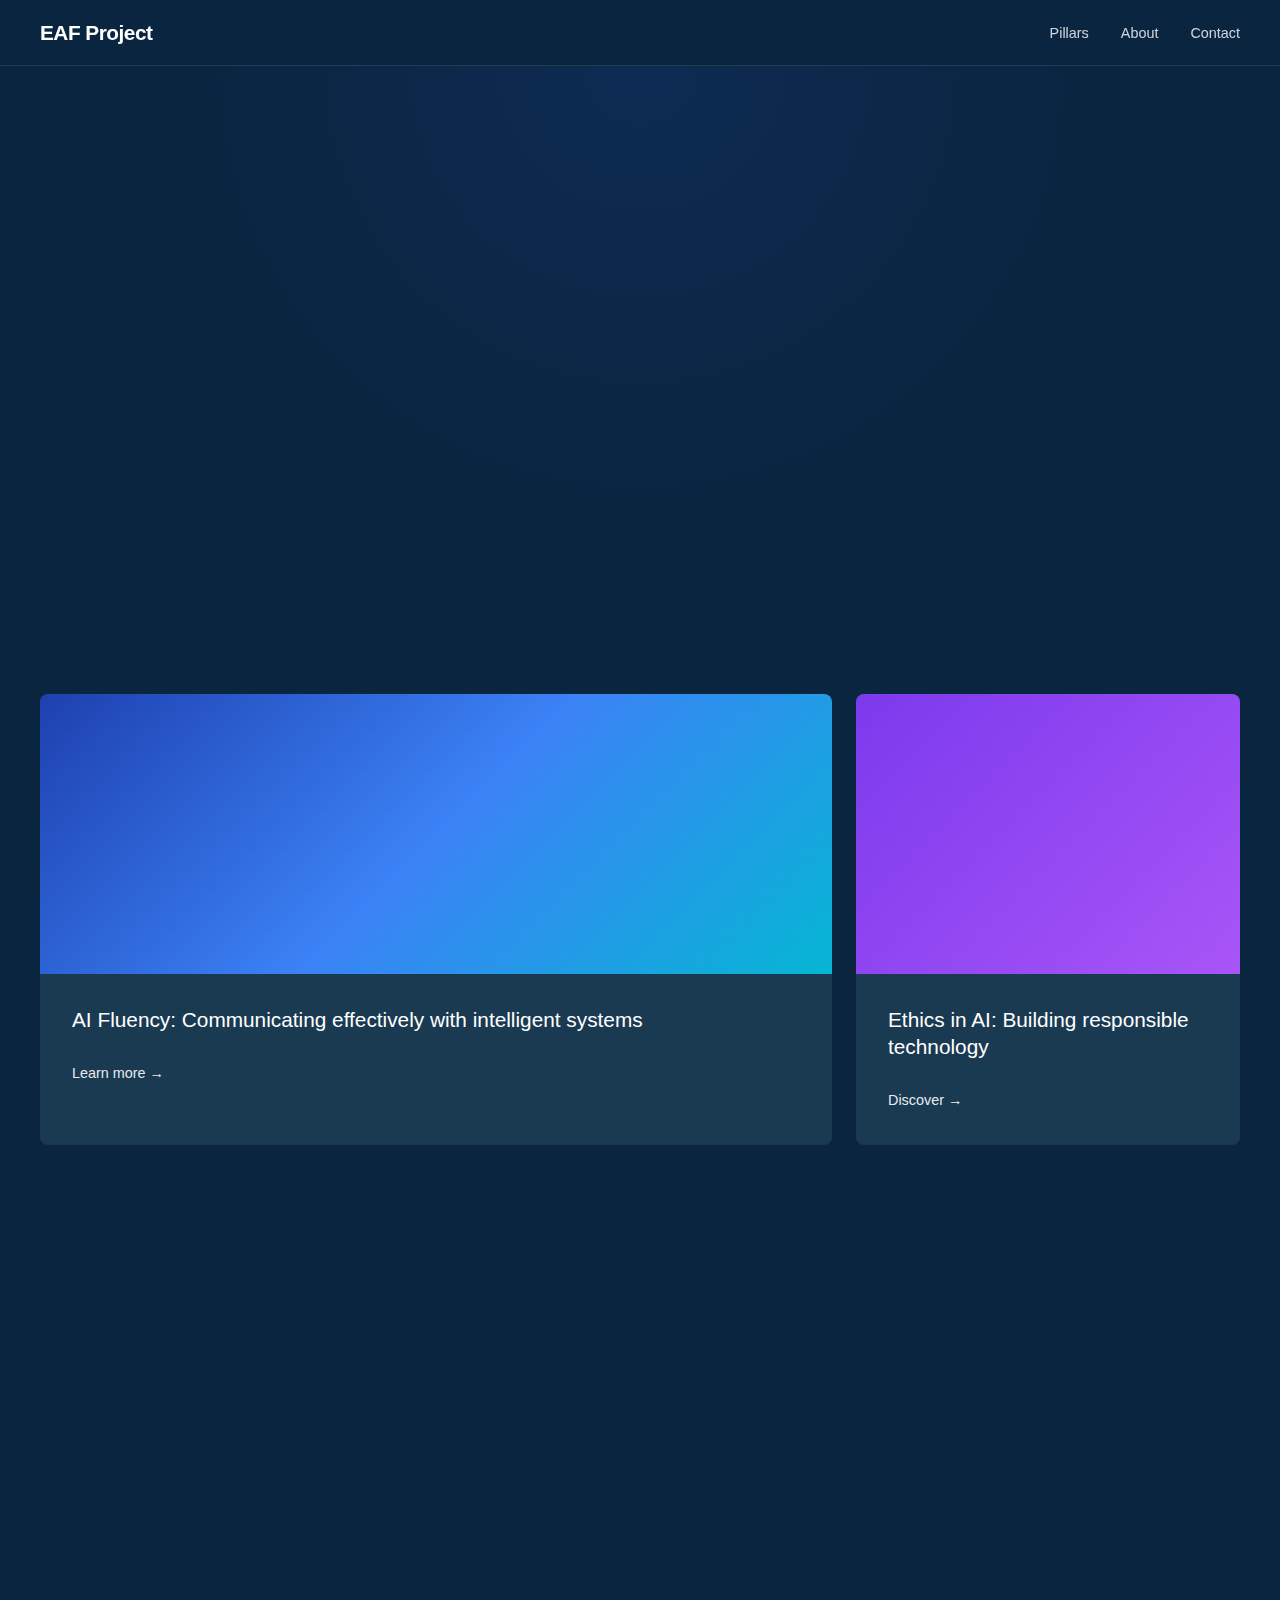
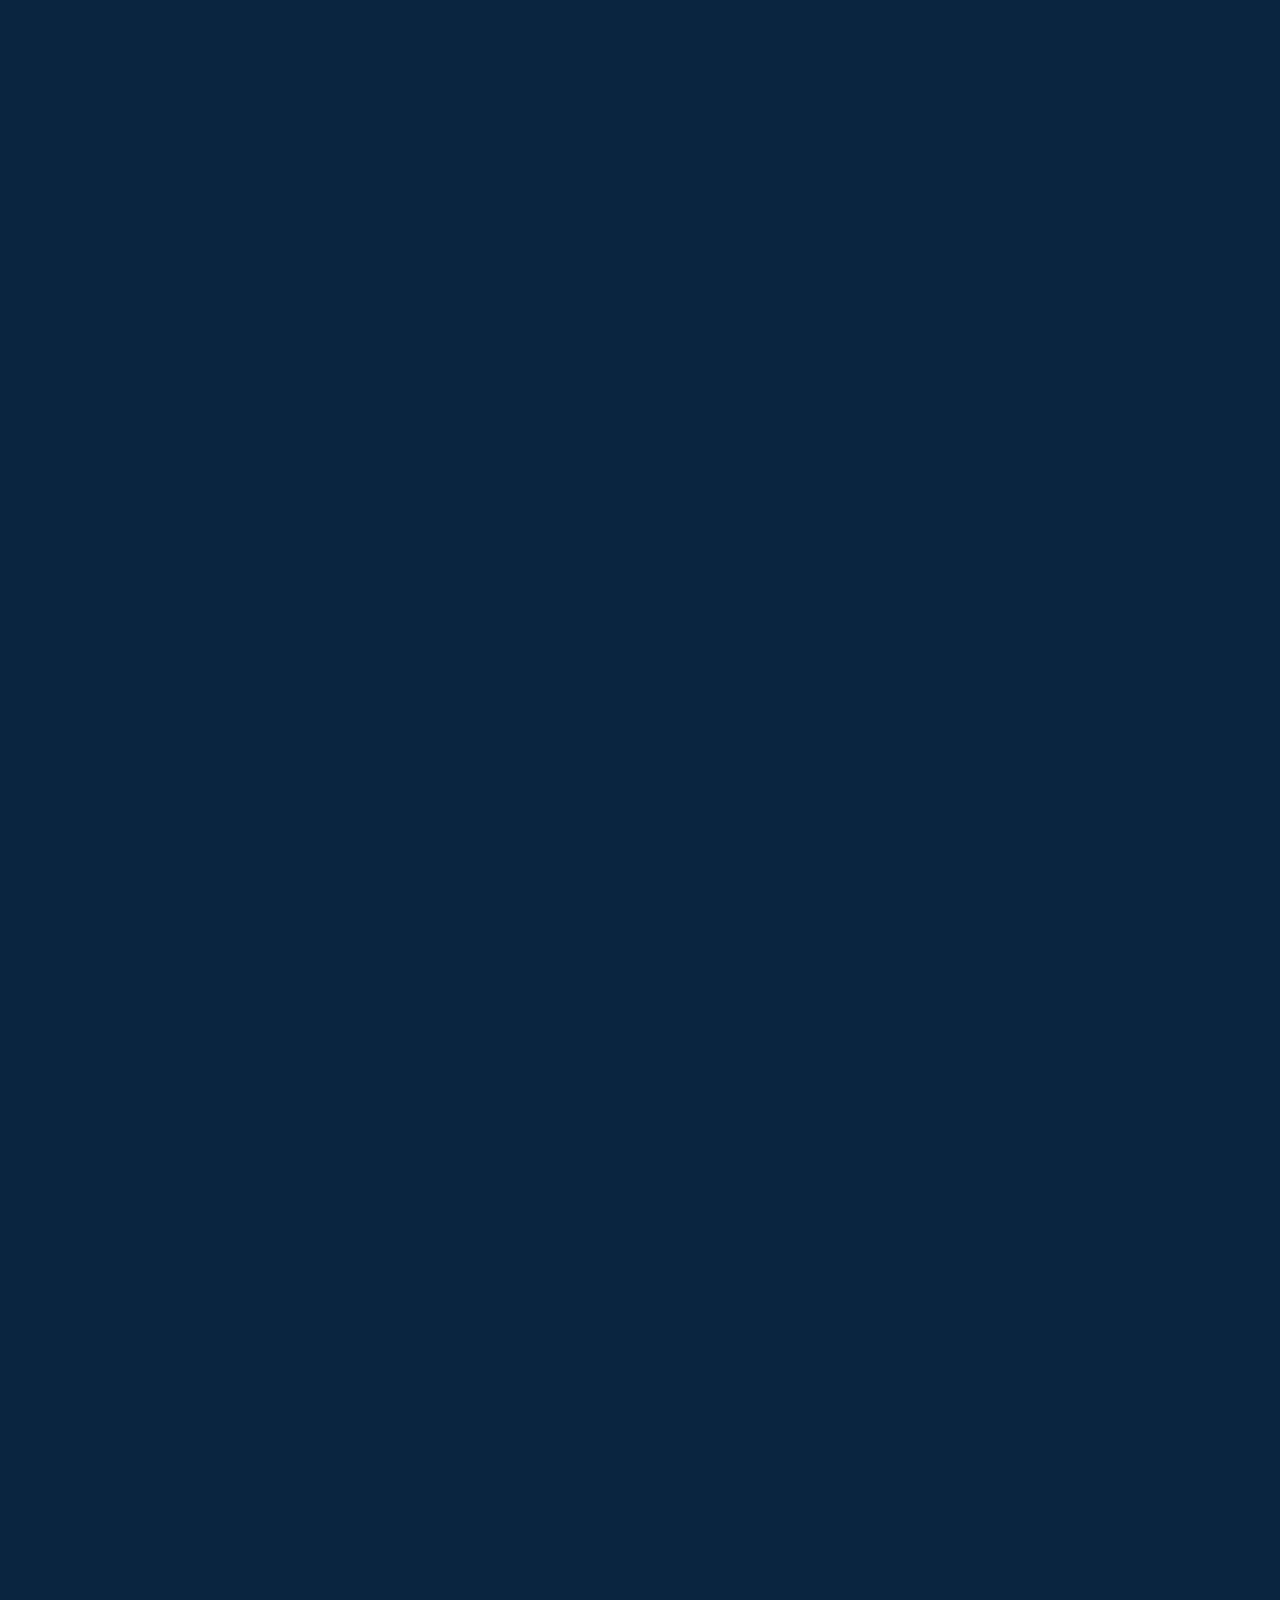
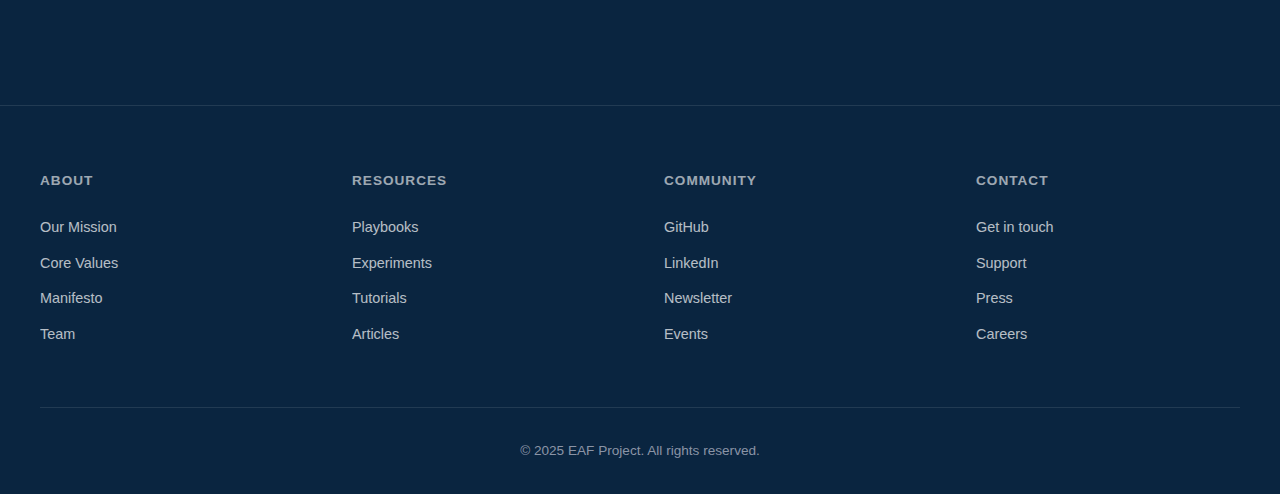
<file: index.html>
<!DOCTYPE html>
<html lang="en">
<head>
    <meta charset="UTF-8">
    <meta name="viewport" content="width=device-width, initial-scale=1.0">
    <title>EAF Project - AI Fluency, Ethics & Frameworks</title>
    <style>
        * {
            margin: 0;
            padding: 0;
            box-sizing: border-box;
        }

        :root {
            --navy-dark: #0A2540;
            --navy-medium: #1A3A52;
            --blue-bright: #2E5CFF;
            --blue-vivid: #0066FF;
            --cyan: #00D4FF;
            --white: #FFFFFF;
            --gray-light: #E8EBF0;
            --gray-medium: #8A94A6;
        }

        body {
            font-family: -apple-system, BlinkMacSystemFont, 'Segoe UI', Roboto, 'Helvetica Neue', Arial, sans-serif;
            line-height: 1.6;
            color: var(--white);
            background-color: var(--navy-dark);
            overflow-x: hidden;
        }

        .container {
            max-width: 1280px;
            margin: 0 auto;
            padding: 0 40px;
        }

        /* Animations */
        @keyframes fadeInUp {
            from {
                opacity: 0;
                transform: translateY(30px);
            }
            to {
                opacity: 1;
                transform: translateY(0);
            }
        }

        @keyframes fadeIn {
            from {
                opacity: 0;
            }
            to {
                opacity: 1;
            }
        }

        @keyframes slideInLeft {
            from {
                opacity: 0;
                transform: translateX(-50px);
            }
            to {
                opacity: 1;
                transform: translateX(0);
            }
        }

        @keyframes slideInRight {
            from {
                opacity: 0;
                transform: translateX(50px);
            }
            to {
                opacity: 1;
                transform: translateX(0);
            }
        }

        @keyframes scaleIn {
            from {
                opacity: 0;
                transform: scale(0.9);
            }
            to {
                opacity: 1;
                transform: scale(1);
            }
        }

        .fade-in-up {
            opacity: 0;
            animation: fadeInUp 0.8s ease forwards;
        }

        .fade-in {
            opacity: 0;
            animation: fadeIn 0.8s ease forwards;
        }

        .slide-in-left {
            opacity: 0;
            animation: slideInLeft 0.8s ease forwards;
        }

        .slide-in-right {
            opacity: 0;
            animation: slideInRight 0.8s ease forwards;
        }

        .scale-in {
            opacity: 0;
            animation: scaleIn 0.8s ease forwards;
        }

        /* Scroll Animation Classes */
        .scroll-animate {
            opacity: 0;
            transform: translateY(30px);
            transition: opacity 0.8s ease, transform 0.8s ease;
        }

        .scroll-animate.animate {
            opacity: 1;
            transform: translateY(0);
        }

        /* Header */
        header {
            background-color: rgba(10, 37, 64, 0.95);
            border-bottom: 1px solid rgba(255,255,255,0.1);
            padding: 1rem 0;
            position: sticky;
            top: 0;
            z-index: 1000;
            backdrop-filter: blur(10px);
            transition: all 0.3s ease;
        }

        header.scrolled {
            padding: 0.7rem 0;
            box-shadow: 0 4px 20px rgba(0,0,0,0.3);
        }

        nav {
            display: flex;
            justify-content: space-between;
            align-items: center;
        }

        .logo {
            font-size: 1.3rem;
            font-weight: 600;
            color: var(--white);
            letter-spacing: -0.5px;
            transition: transform 0.3s ease;
        }

        .logo:hover {
            transform: scale(1.05);
        }

        .nav-links {
            display: flex;
            gap: 2rem;
            list-style: none;
            align-items: center;
        }

        .nav-links a {
            text-decoration: none;
            color: var(--white);
            font-size: 0.9rem;
            font-weight: 400;
            opacity: 0.8;
            transition: opacity 0.3s, transform 0.3s;
            position: relative;
        }

        .nav-links a::after {
            content: '';
            position: absolute;
            bottom: -5px;
            left: 0;
            width: 0;
            height: 2px;
            background: var(--blue-bright);
            transition: width 0.3s ease;
        }

        .nav-links a:hover {
            opacity: 1;
            transform: translateY(-2px);
        }

        .nav-links a:hover::after {
            width: 100%;
        }

        /* Hero Section */
        .hero {
            padding: 5rem 0 6rem;
            position: relative;
            overflow: hidden;
        }

        .hero::before {
            content: '';
            position: absolute;
            top: 0;
            left: 0;
            right: 0;
            bottom: 0;
            background: radial-gradient(circle at 50% 0%, rgba(46, 92, 255, 0.1) 0%, transparent 50%);
            pointer-events: none;
        }

        .hero h1 {
            font-size: 4rem;
            font-weight: 300;
            line-height: 1.2;
            margin-bottom: 2rem;
            max-width: 600px;
        }

        .hero-subtitle {
            font-size: 1.1rem;
            color: var(--gray-medium);
            margin-bottom: 3rem;
            max-width: 500px;
            line-height: 1.7;
        }

        .cta-button {
            display: inline-flex;
            align-items: center;
            gap: 0.5rem;
            background-color: transparent;
            color: var(--white);
            padding: 0.8rem 1.5rem;
            text-decoration: none;
            border: 1px solid rgba(255,255,255,0.3);
            border-radius: 4px;
            font-weight: 500;
            font-size: 0.95rem;
            transition: all 0.4s ease;
            position: relative;
            overflow: hidden;
        }

        .cta-button::before {
            content: '';
            position: absolute;
            top: 0;
            left: -100%;
            width: 100%;
            height: 100%;
            background: linear-gradient(90deg, transparent, rgba(255,255,255,0.1), transparent);
            transition: left 0.5s ease;
        }

        .cta-button:hover::before {
            left: 100%;
        }

        .cta-button:hover {
            background-color: rgba(255,255,255,0.1);
            border-color: var(--white);
            transform: translateY(-2px);
            box-shadow: 0 5px 15px rgba(46, 92, 255, 0.3);
        }

        /* Grid Section */
        .content-grid {
            display: grid;
            grid-template-columns: repeat(3, 1fr);
            gap: 1.5rem;
            margin-bottom: 4rem;
        }

        .card {
            background: var(--navy-medium);
            border-radius: 8px;
            overflow: hidden;
            transition: transform 0.4s ease, box-shadow 0.4s ease;
            cursor: pointer;
            position: relative;
        }

        .card::before {
            content: '';
            position: absolute;
            top: 0;
            left: 0;
            right: 0;
            bottom: 0;
            background: linear-gradient(135deg, rgba(46, 92, 255, 0) 0%, rgba(46, 92, 255, 0.1) 100%);
            opacity: 0;
            transition: opacity 0.4s ease;
        }

        .card:hover::before {
            opacity: 1;
        }

        .card:hover {
            transform: translateY(-8px);
            box-shadow: 0 15px 40px rgba(46, 92, 255, 0.3);
        }

        .card-large {
            grid-column: span 2;
        }

        .card-image {
            width: 100%;
            height: 280px;
            background: linear-gradient(135deg, #1e3a8a 0%, #3b82f6 100%);
            position: relative;
            overflow: hidden;
        }

        .card-image::before {
            content: '';
            position: absolute;
            top: 0;
            left: 0;
            right: 0;
            bottom: 0;
            background: url('data:image/svg+xml,<svg width="100" height="100" xmlns="http://www.w3.org/2000/svg"><defs><pattern id="grid" width="20" height="20" patternUnits="userSpaceOnUse"><path d="M 20 0 L 0 0 0 20" fill="none" stroke="rgba(255,255,255,0.1)" stroke-width="0.5"/></pattern></defs><rect width="100" height="100" fill="url(%23grid)"/></svg>');
            opacity: 0.3;
            animation: drift 20s linear infinite;
        }

        @keyframes drift {
            from {
                transform: translate(0, 0);
            }
            to {
                transform: translate(20px, 20px);
            }
        }

        .card-content {
            padding: 2rem;
            position: relative;
            z-index: 1;
        }

        .card-content h3 {
            font-size: 1.3rem;
            font-weight: 500;
            margin-bottom: 0.8rem;
            line-height: 1.3;
            transition: color 0.3s ease;
        }

        .card:hover .card-content h3 {
            color: var(--cyan);
        }

        .card-content p {
            color: var(--gray-medium);
            font-size: 0.95rem;
            line-height: 1.6;
        }

        .card-link {
            display: inline-flex;
            align-items: center;
            gap: 0.5rem;
            color: var(--white);
            text-decoration: none;
            font-size: 0.9rem;
            margin-top: 1rem;
            opacity: 0.9;
            transition: gap 0.3s ease;
        }

        .card:hover .card-link {
            gap: 1rem;
        }

        /* Blue Section */
        .blue-section {
            background: linear-gradient(135deg, var(--blue-bright) 0%, var(--blue-vivid) 100%);
            padding: 4rem 0;
            margin: 6rem 0;
            border-radius: 16px;
            position: relative;
            overflow: hidden;
        }

        .blue-section::before {
            content: '';
            position: absolute;
            top: -50%;
            right: -10%;
            width: 500px;
            height: 500px;
            background: radial-gradient(circle, rgba(255,255,255,0.1) 0%, transparent 70%);
            animation: pulse 4s ease-in-out infinite;
        }

        @keyframes pulse {
            0%, 100% {
                transform: scale(1);
                opacity: 0.5;
            }
            50% {
                transform: scale(1.2);
                opacity: 0.8;
            }
        }

        .blue-section h2 {
            font-size: 2.5rem;
            font-weight: 400;
            margin-bottom: 1.5rem;
            position: relative;
            z-index: 1;
        }

        .blue-section p {
            font-size: 1.1rem;
            opacity: 0.9;
            margin-bottom: 2rem;
            max-width: 600px;
            position: relative;
            z-index: 1;
        }

        /* Video Section */
        .video-section {
            background: var(--navy-medium);
            padding: 4rem;
            border-radius: 12px;
            margin: 4rem 0;
            position: relative;
        }

        .video-content {
            display: grid;
            grid-template-columns: 1fr 1fr;
            gap: 4rem;
            align-items: center;
        }

        .video-text h2 {
            font-size: 2rem;
            font-weight: 400;
            margin-bottom: 1.5rem;
            color: var(--blue-bright);
        }

        .video-text p {
            color: var(--gray-medium);
            margin-bottom: 2rem;
            line-height: 1.7;
        }

        .video-placeholder {
            background: var(--navy-dark);
            border-radius: 8px;
            height: 300px;
            display: flex;
            align-items: center;
            justify-content: center;
            position: relative;
            overflow: hidden;
        }

        .video-placeholder::before {
            content: '';
            position: absolute;
            top: 50%;
            left: 50%;
            width: 0;
            height: 0;
            background: radial-gradient(circle, rgba(46, 92, 255, 0.3) 0%, transparent 70%);
            transform: translate(-50%, -50%);
            transition: width 0.6s ease, height 0.6s ease;
        }

        .video-placeholder:hover::before {
            width: 400px;
            height: 400px;
        }

        .play-button {
            width: 60px;
            height: 60px;
            background: var(--white);
            border-radius: 50%;
            display: flex;
            align-items: center;
            justify-content: center;
            cursor: pointer;
            transition: transform 0.4s ease, box-shadow 0.4s ease;
            position: relative;
            z-index: 1;
        }

        .play-button:hover {
            transform: scale(1.2);
            box-shadow: 0 10px 30px rgba(255,255,255,0.3);
        }

        /* Impact Section */
        .impact-section {
            text-align: center;
            padding: 6rem 0;
        }

        .impact-section h2 {
            font-size: 2.5rem;
            font-weight: 400;
            margin-bottom: 3rem;
        }

        .impact-grid {
            display: grid;
            grid-template-columns: repeat(3, 1fr);
            gap: 2rem;
        }

        .impact-card {
            background: var(--navy-medium);
            padding: 3rem 2rem;
            border-radius: 8px;
            transition: transform 0.4s ease, box-shadow 0.4s ease;
            position: relative;
            overflow: hidden;
        }

        .impact-card::before {
            content: '';
            position: absolute;
            top: 0;
            left: -100%;
            width: 100%;
            height: 100%;
            background: linear-gradient(90deg, transparent, rgba(46, 92, 255, 0.1), transparent);
            transition: left 0.6s ease;
        }

        .impact-card:hover::before {
            left: 100%;
        }

        .impact-card:hover {
            transform: translateY(-8px);
            box-shadow: 0 15px 40px rgba(46, 92, 255, 0.2);
        }

        .impact-card h3 {
            font-size: 1.5rem;
            margin-bottom: 1rem;
            transition: color 0.3s ease;
        }

        .impact-card:hover h3 {
            color: var(--cyan);
        }

        .impact-card p {
            color: var(--gray-medium);
            font-size: 0.95rem;
            line-height: 1.6;
        }

        /* Footer */
        footer {
            background-color: var(--navy-dark);
            padding: 4rem 0 2rem;
            border-top: 1px solid rgba(255,255,255,0.1);
            margin-top: 6rem;
        }

        .footer-content {
            display: grid;
            grid-template-columns: repeat(4, 1fr);
            gap: 3rem;
            margin-bottom: 3rem;
        }

        .footer-section h4 {
            font-size: 0.85rem;
            font-weight: 600;
            margin-bottom: 1.5rem;
            text-transform: uppercase;
            letter-spacing: 1px;
            opacity: 0.6;
        }

        .footer-section a {
            color: var(--white);
            text-decoration: none;
            display: block;
            margin-bottom: 0.8rem;
            opacity: 0.7;
            font-size: 0.9rem;
            transition: opacity 0.3s, transform 0.3s;
        }

        .footer-section a:hover {
            opacity: 1;
            transform: translateX(5px);
        }

        .footer-bottom {
            padding-top: 2rem;
            border-top: 1px solid rgba(255,255,255,0.1);
            text-align: center;
            color: var(--gray-medium);
            font-size: 0.85rem;
        }

        @media (max-width: 968px) {
            .content-grid,
            .impact-grid {
                grid-template-columns: 1fr;
            }

            .card-large {
                grid-column: span 1;
            }

            .video-content {
                grid-template-columns: 1fr;
            }

            .hero h1 {
                font-size: 2.5rem;
            }

            .footer-content {
                grid-template-columns: repeat(2, 1fr);
            }
        }
    </style>
</head>
<body>
    <!-- Header -->
    <header id="header">
        <nav class="container">
            <div class="logo">EAF Project</div>
            <ul class="nav-links">
                <li><a href="#pillars">Pillars</a></li>
                <li><a href="about.html">About</a></li>
                <li><a href="contact.html">Contact</a></li>
            </ul>
        </nav>
    </header>

    <!-- Hero Section -->
    <section class="hero">
        <div class="container">
            <h1 class="fade-in-up">Modeling the Responsible Future of AI.</h1>
            <p class="hero-subtitle fade-in-up" style="animation-delay: 0.2s;">We catalyze transformation in education, art, and finance by leveraging artificial intelligence in a manner that is ethical, adaptable, and strategically aligned.</p>
            <a href="#resources" class="cta-button fade-in-up" style="animation-delay: 0.4s;">
                Explore resources →
            </a>
        </div>
    </section>

    <!-- Content Grid -->
    <section class="container">
        <div class="content-grid">
            <div class="card card-large scroll-animate">
                <div class="card-image" style="background: linear-gradient(135deg, #1e40af 0%, #3b82f6 50%, #06b6d4 100%);"></div>
                <div class="card-content">
                    <h3>AI Fluency: Communicating effectively with intelligent systems</h3>
                    <a href="#" class="card-link">Learn more →</a>
                </div>
            </div>

            <div class="card scroll-animate" style="transition-delay: 0.1s;">
                <div class="card-image" style="background: linear-gradient(135deg, #7c3aed 0%, #a855f7 100%);"></div>
                <div class="card-content">
                    <h3>Ethics in AI: Building responsible technology</h3>
                    <a href="#" class="card-link">Discover →</a>
                </div>
            </div>

            <div class="card scroll-animate" style="transition-delay: 0.2s;">
                <div class="card-image" style="background: linear-gradient(135deg, #0891b2 0%, #06b6d4 100%);"></div>
                <div class="card-content">
                    <h3>Frameworks for AI implementation</h3>
                    <a href="#" class="card-link">View frameworks →</a>
                </div>
            </div>

            <div class="card card-large scroll-animate" style="transition-delay: 0.3s;">
                <div class="card-image" style="background: linear-gradient(135deg, #2563eb 0%, #1d4ed8 100%);"></div>
                <div class="card-content">
                    <h3>Transform education, finance, and art through intelligent automation</h3>
                    <a href="#" class="card-link">Explore use cases →</a>
                </div>
            </div>
        </div>
    </section>

    <!-- Blue Section -->
    <section class="container">
        <div class="blue-section scroll-animate">
            <div style="padding: 0 3rem;">
                <h2>Access our AI knowledge base</h2>
                <p>Start a conversation with our resource library to find curated playbooks, experiments, tutorials, and research articles tailored to your needs.</p>
                <a href="resources.html" class="cta-button" style="background: var(--white); color: var(--blue-bright); border: none;">
                    Browse resources →
                </a>
            </div>
        </div>
    </section>

    <!-- Video/Career Section -->
    <section class="container">
        <div class="video-section scroll-animate">
            <div class="video-content">
                <div class="video-text">
                    <h2>LEARNING PATHS</h2>
                    <h3 style="font-size: 1.8rem; margin-bottom: 1rem; font-weight: 400;">Looking for your next move in AI?</h3>
                    <p>We look for curious minds who are energized by the world's toughest challenges. Join our growing community of AI practitioners and ethical technology advocates.</p>
                    <a href="contact.html" class="cta-button">Join the community →</a>
                </div>
                <div class="video-placeholder">
                    <div class="play-button">
                        <svg width="20" height="24" viewBox="0 0 20 24" fill="none">
                            <path d="M0 0L20 12L0 24V0Z" fill="#2E5CFF"/>
                        </svg>
                    </div>
                </div>
            </div>
        </div>
    </section>

    <!-- Impact Section -->
    <section class="impact-section" id="pillars">
        <div class="container">
            <h2 class="scroll-animate">Sharing our best to help more people succeed</h2>
            <div class="impact-grid">
                <div class="impact-card scroll-animate">
                    <h3>Education</h3>
                    <p>Our playbooks and tutorials help educators integrate AI tools responsibly, personalizing learning experiences while maintaining pedagogical integrity and student privacy.</p>
                </div>
                <div class="impact-card scroll-animate" style="transition-delay: 0.1s;">
                    <h3>Finance</h3>
                    <p>Frameworks and case studies demonstrate how financial institutions can leverage AI for predictive analysis, risk management, and automation while ensuring transparency and fairness.</p>
                </div>
                <div class="impact-card scroll-animate" style="transition-delay: 0.2s;">
                    <h3>Art & Creativity</h3>
                    <p>Experiments and repositories showcase how artists and creators can use AI as a collaborative tool, expanding creative possibilities while preserving human authenticity.</p>
                </div>
            </div>
        </div>
    </section>

    <!-- Footer -->
    <footer>
        <div class="container">
            <div class="footer-content">
                <div class="footer-section">
                    <h4>About</h4>
                    <a href="about.html">Our Mission</a>
                    <a href="about.html#values">Core Values</a>
                    <a href="about.html#manifesto">Manifesto</a>
                    <a href="#">Team</a>
                </div>
                <div class="footer-section">
                    <h4>Resources</h4>
                    <a href="resources.html">Playbooks</a>
                    <a href="resources.html">Experiments</a>
                    <a href="resources.html">Tutorials</a>
                    <a href="resources.html">Articles</a>
                </div>
                <div class="footer-section">
                    <h4>Community</h4>
                    <a href="#">GitHub</a>
                    <a href="#">LinkedIn</a>
                    <a href="#">Newsletter</a>
                    <a href="#">Events</a>
                </div>
                <div class="footer-section">
                    <h4>Contact</h4>
                    <a href="contact.html">Get in touch</a>
                    <a href="#">Support</a>
                    <a href="#">Press</a>
                    <a href="#">Careers</a>
                </div>
            </div>
            <div class="footer-bottom">
                <p>&copy; 2025 EAF Project. All rights reserved.</p>
            </div>
        </div>
    </footer>

    <script>
        // Header scroll effect
        const header = document.getElementById('header');
        let lastScroll = 0;

        window.addEventListener('scroll', () => {
            const currentScroll = window.pageYOffset;
            
            if (currentScroll > 50) {
                header.classList.add('scrolled');
            } else {
                header.classList.remove('scrolled');
            }
            
            lastScroll = currentScroll;
        });

        // Scroll animation observer
        const observerOptions = {
            threshold: 0.1,
            rootMargin: '0px 0px -100px 0px'
        };

        const observer = new IntersectionObserver((entries) => {
            entries.forEach(entry => {
                if (entry.isIntersecting) {
                    entry.target.classList.add('animate');
                }
            });
        }, observerOptions);

        // Observe all scroll-animate elements
        document.querySelectorAll('.scroll-animate').forEach(el => {
            observer.observe(el);
        });

        // Smooth scroll for anchor links
        document.querySelectorAll('a[href^="#"]').forEach(anchor => {
            anchor.addEventListener('click', function (e) {
                e.preventDefault();
                const target = document.querySelector(this.getAttribute('href'));
                if (target) {
                    target.scrollIntoView({
                        behavior: 'smooth',
                        block: 'start'
                    });
                }
            });
        });

        // Add parallax effect to hero section
        window.addEventListener('scroll', () => {
            const scrolled = window.pageYOffset;
            const hero = document.querySelector('.hero');
            if (hero) {
                hero.style.transform = `translateY(${scrolled * 0.5}px)`;
            }
        });
    </script>
</body>
</html>
</file>
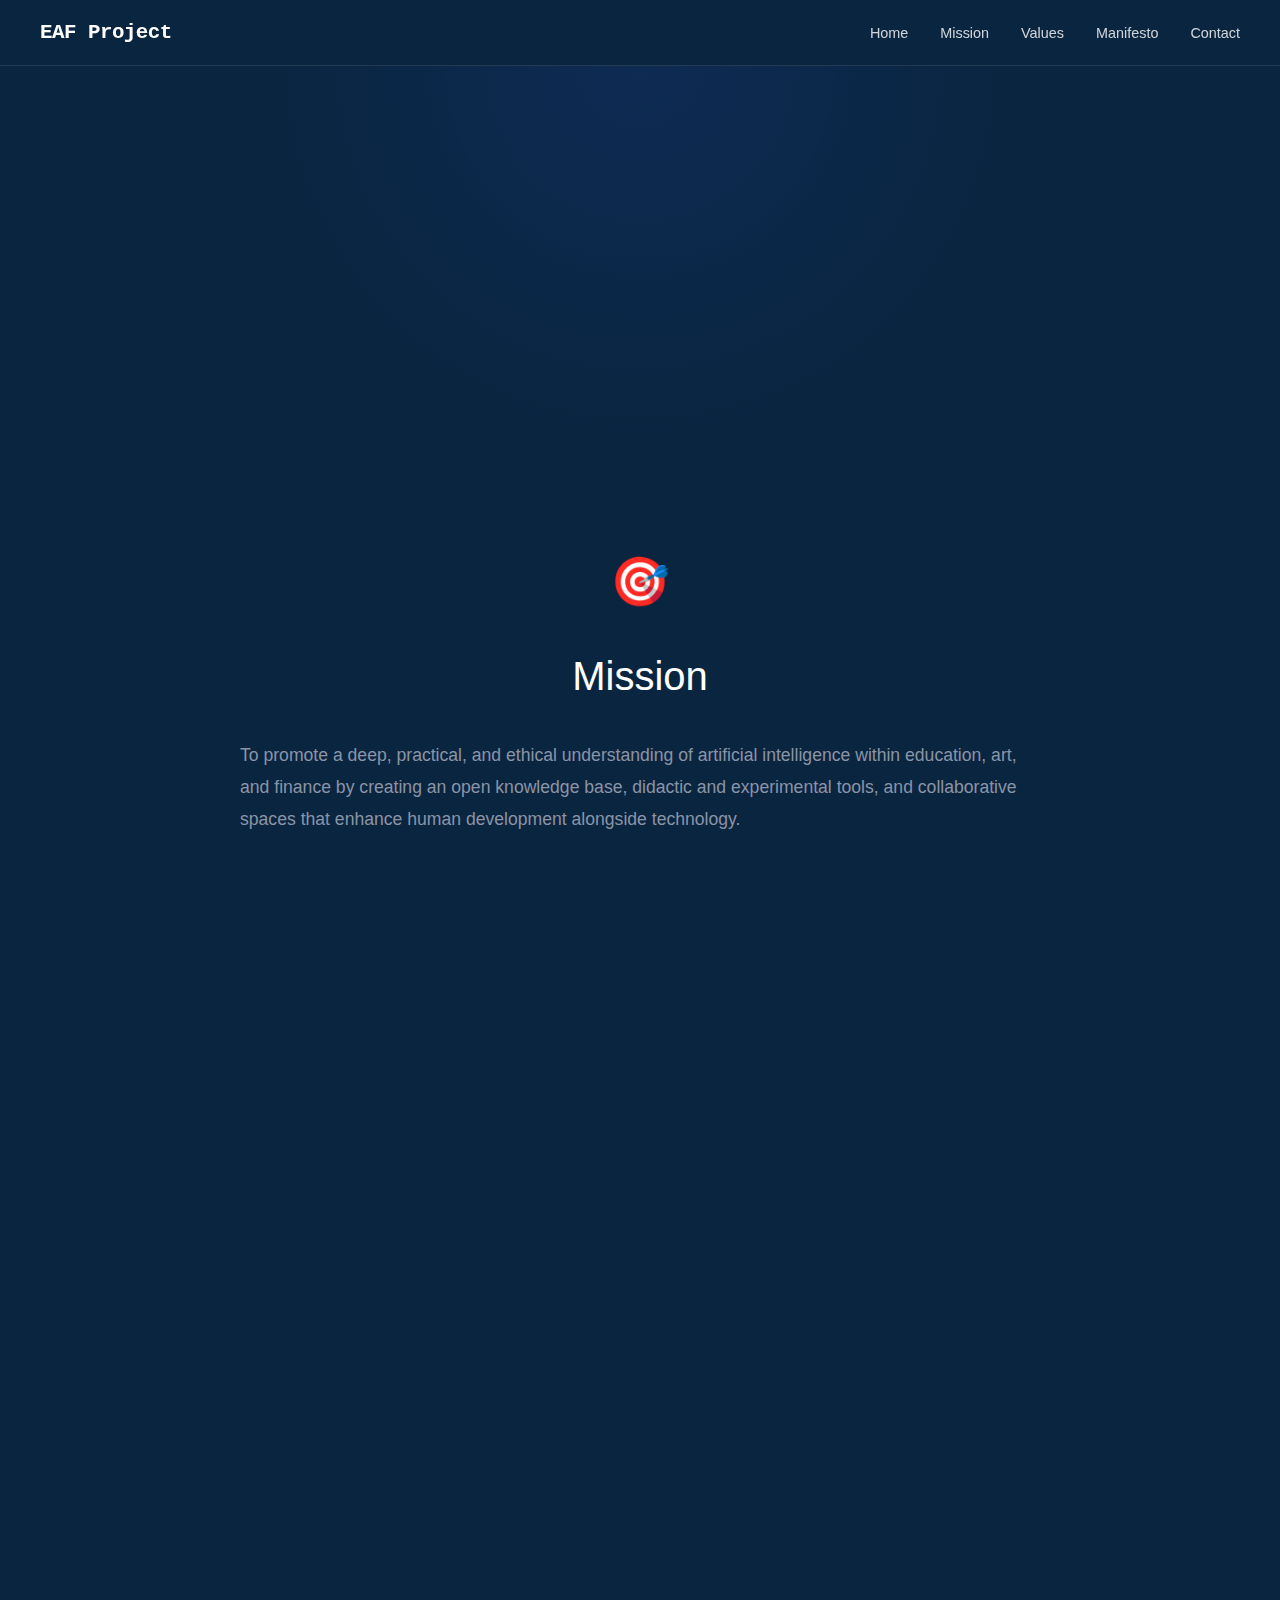
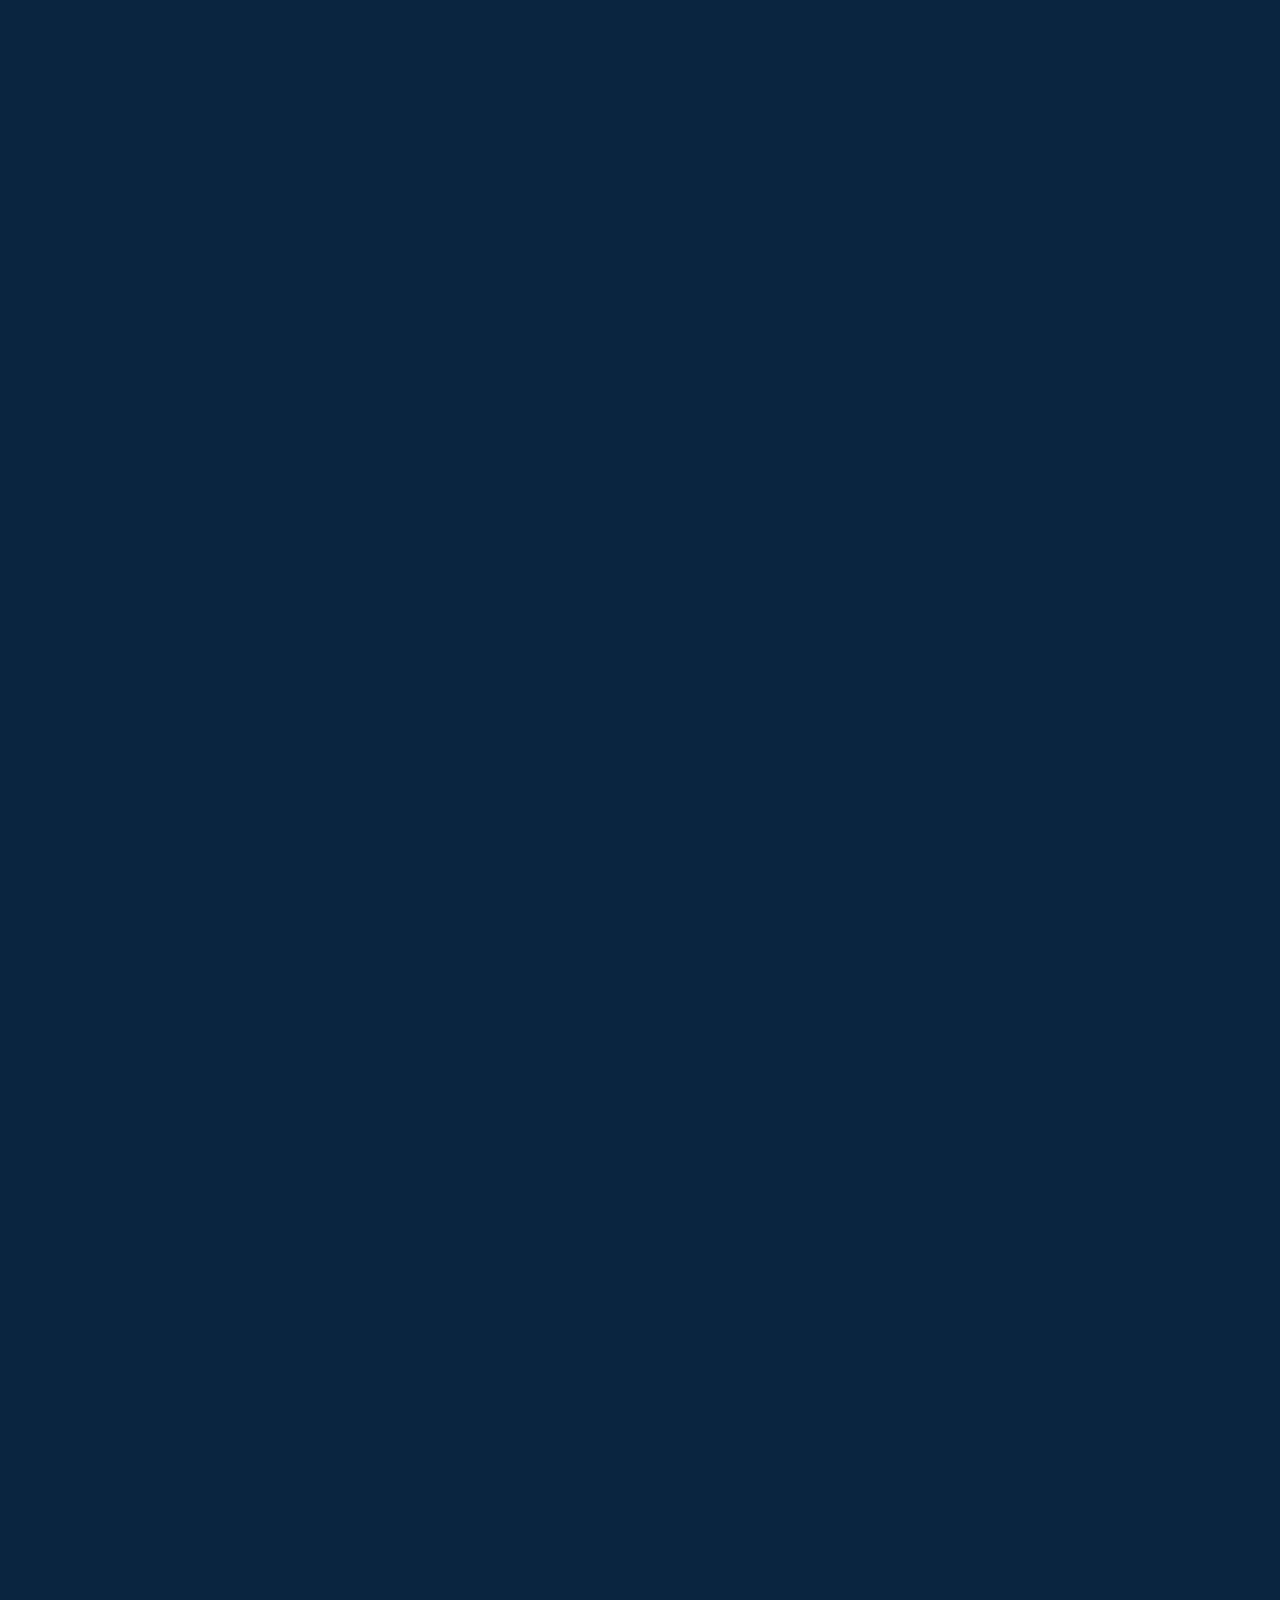
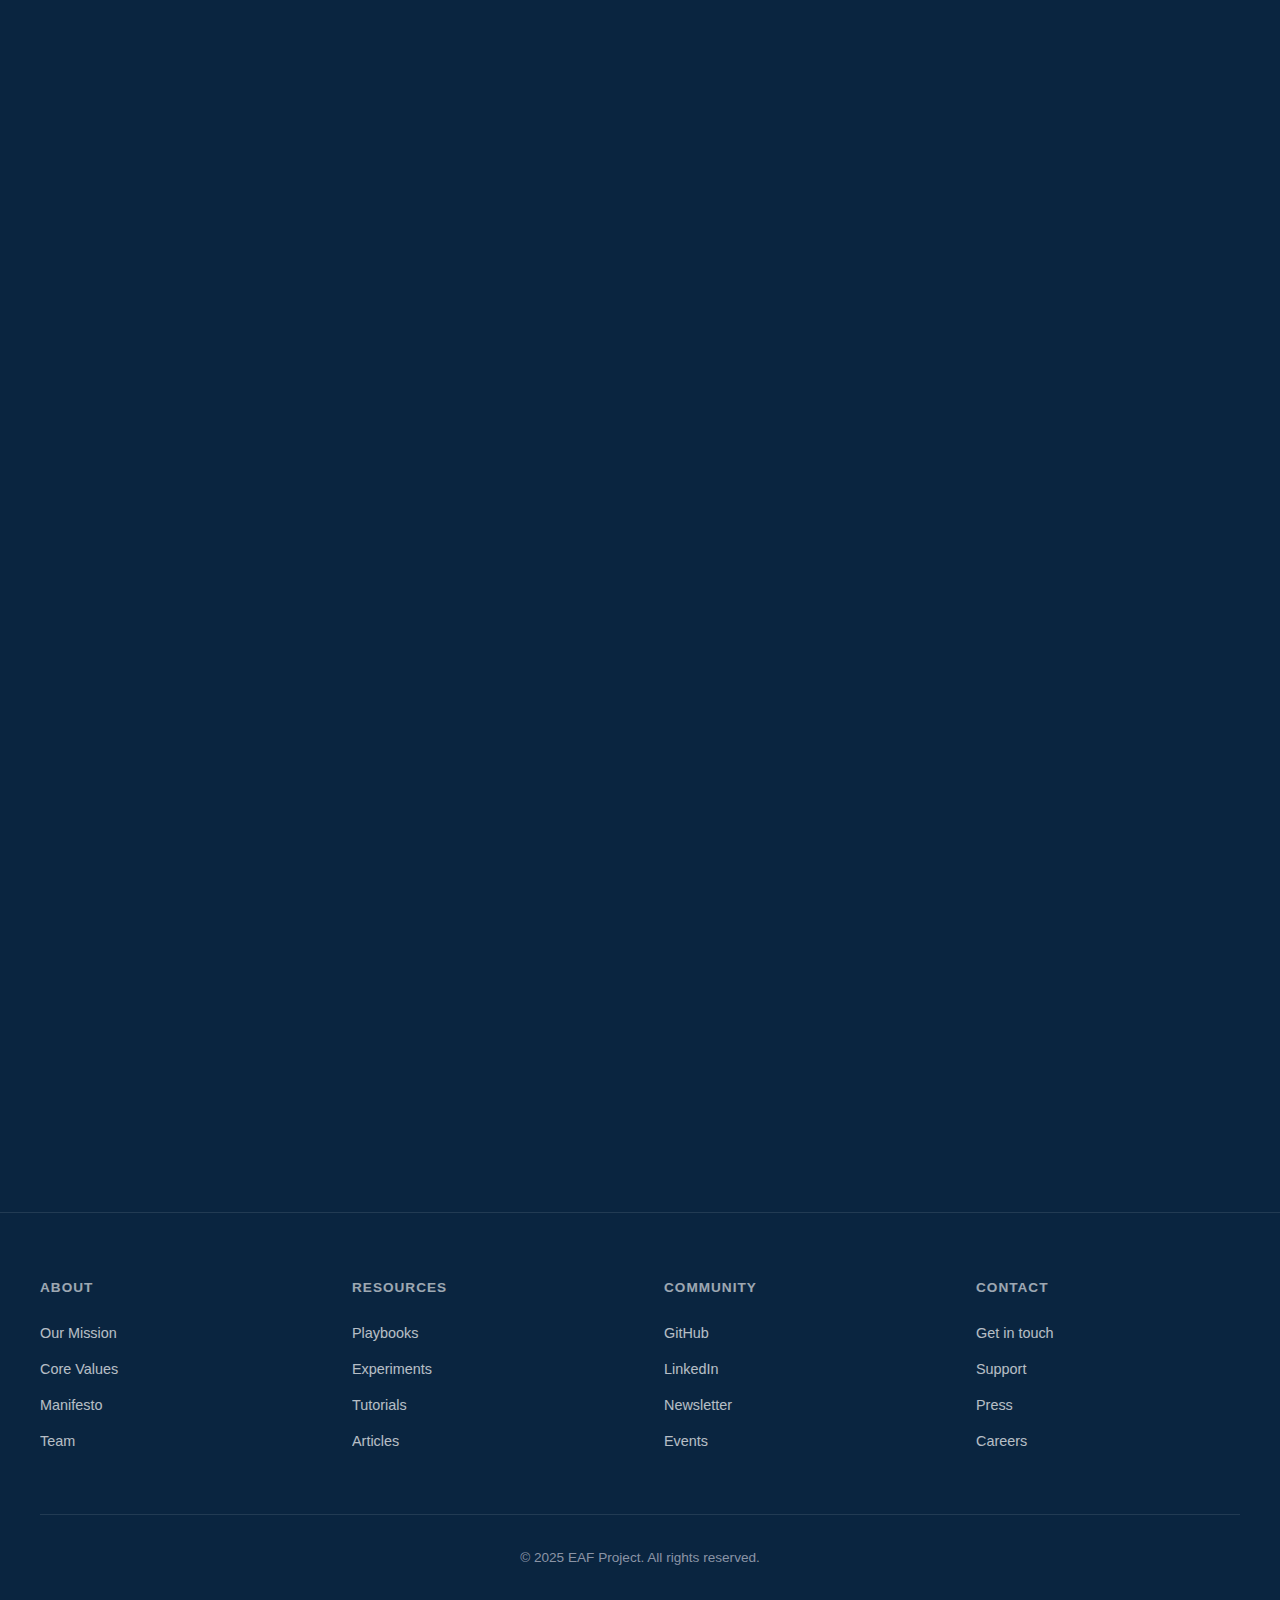
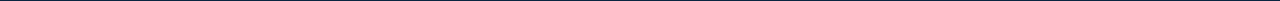
<file: about.html>
<!DOCTYPE html>
<html lang="en">
<head>
    <meta charset="UTF-8">
    <meta name="viewport" content="width=device-width, initial-scale=1.0">
    <title>About - EAF Project</title>
    <style>
        * {
            margin: 0;
            padding: 0;
            box-sizing: border-box;
        }

        :root {
            --navy-dark: #0A2540;
            --navy-medium: #1A3A52;
            --blue-bright: #2E5CFF;
            --blue-vivid: #0066FF;
            --cyan: #00D4FF;
            --white: #FFFFFF;
            --gray-light: #E8EBF0;
            --gray-medium: #8A94A6;
        }

        @import url('https://fonts.googleapis.com/css2?family=Inter:wght@300;400;500;600;700&family=JetBrains+Mono:wght@400;500;600&display=swap');

        body {
            font-family: 'Inter', -apple-system, BlinkMacSystemFont, 'Segoe UI', Roboto, 'Helvetica Neue', Arial, sans-serif;
            line-height: 1.6;
            color: var(--white);
            background-color: var(--navy-dark);
            overflow-x: hidden;
        }

        .container {
            max-width: 1280px;
            margin: 0 auto;
            padding: 0 40px;
        }

        .container-narrow {
            max-width: 900px;
            margin: 0 auto;
            padding: 0 40px;
        }

        /* Animations */
        @keyframes fadeInUp {
            from {
                opacity: 0;
                transform: translateY(30px);
            }
            to {
                opacity: 1;
                transform: translateY(0);
            }
        }

        @keyframes fadeIn {
            from {
                opacity: 0;
            }
            to {
                opacity: 1;
            }
        }

        @keyframes pulse {
            0%, 100% {
                transform: scale(1);
                opacity: 0.5;
            }
            50% {
                transform: scale(1.2);
                opacity: 0.8;
            }
        }

        .fade-in-up {
            opacity: 0;
            animation: fadeInUp 0.8s ease forwards;
        }

        .fade-in {
            opacity: 0;
            animation: fadeIn 0.8s ease forwards;
        }

        /* Scroll Animation Classes */
        .scroll-animate {
            opacity: 0;
            transform: translateY(30px);
            transition: opacity 0.8s ease, transform 0.8s ease;
        }

        .scroll-animate.animate {
            opacity: 1;
            transform: translateY(0);
        }

        /* Header */
        header {
            background-color: rgba(10, 37, 64, 0.95);
            border-bottom: 1px solid rgba(255,255,255,0.1);
            padding: 1rem 0;
            position: sticky;
            top: 0;
            z-index: 1000;
            backdrop-filter: blur(20px);
            transition: all 0.3s cubic-bezier(0.4, 0, 0.2, 1);
        }

        header.scrolled {
            padding: 0.7rem 0;
            box-shadow: 0 4px 20px rgba(0,0,0,0.3);
            background-color: rgba(10, 37, 64, 0.98);
        }

        nav {
            display: flex;
            justify-content: space-between;
            align-items: center;
        }

        .logo {
            font-size: 1.3rem;
            font-weight: 600;
            color: var(--white);
            letter-spacing: -0.5px;
            font-family: 'JetBrains Mono', monospace;
            transition: all 0.3s cubic-bezier(0.4, 0, 0.2, 1);
        }

        .logo:hover {
            color: var(--cyan);
            transform: translateY(-1px);
        }

        .nav-links {
            display: flex;
            gap: 2rem;
            list-style: none;
            align-items: center;
        }

        .nav-links a {
            text-decoration: none;
            color: var(--white);
            font-size: 0.9rem;
            font-weight: 400;
            opacity: 0.8;
            transition: all 0.3s cubic-bezier(0.4, 0, 0.2, 1);
            position: relative;
            padding: 0.5rem 0;
        }

        .nav-links a::after {
            content: '';
            position: absolute;
            bottom: 0;
            left: 0;
            width: 0;
            height: 2px;
            background: linear-gradient(90deg, var(--cyan), var(--blue-bright));
            transition: width 0.3s cubic-bezier(0.4, 0, 0.2, 1);
        }

        .nav-links a:hover {
            opacity: 1;
            color: var(--cyan);
            transform: translateY(-1px);
        }

        .nav-links a:hover::after {
            width: 100%;
        }

        /* Hero Section */
        .hero {
            padding: 5rem 0 3rem;
            text-align: center;
            position: relative;
            overflow: hidden;
        }

        .hero::before {
            content: '';
            position: absolute;
            top: 0;
            left: 0;
            right: 0;
            bottom: 0;
            background: radial-gradient(circle at 50% 0%, rgba(46, 92, 255, 0.1) 0%, transparent 50%);
            pointer-events: none;
        }

        .hero-icon {
            font-size: 4rem;
            margin-bottom: 1.5rem;
        }

        .hero h1 {
            font-size: 3.5rem;
            font-weight: 300;
            line-height: 1.2;
            margin-bottom: 1rem;
            background: linear-gradient(135deg, var(--white) 0%, var(--cyan) 100%);
            -webkit-background-clip: text;
            -webkit-text-fill-color: transparent;
            background-clip: text;
        }

        .hero-subtitle {
            font-size: 1.2rem;
            color: var(--gray-medium);
            max-width: 700px;
            margin: 0 auto 1rem;
            line-height: 1.7;
        }

        .hero-description {
            font-size: 1rem;
            color: var(--gray-medium);
            max-width: 800px;
            margin: 0 auto;
            line-height: 1.7;
        }

        /* Section Styles */
        .section {
            padding: 4rem 0;
        }

        .section-icon {
            font-size: 3rem;
            margin-bottom: 1.5rem;
            text-align: center;
        }

        .section-title {
            font-size: 2.5rem;
            font-weight: 300;
            margin-bottom: 2rem;
            text-align: center;
        }

        .section-content {
            font-size: 1.1rem;
            line-height: 1.8;
            color: var(--gray-medium);
            max-width: 800px;
            margin: 0 auto;
        }

        /* Values Grid */
        .values-grid {
            display: grid;
            grid-template-columns: repeat(2, 1fr);
            gap: 2rem;
            margin-top: 3rem;
        }

        .value-card {
            background: var(--navy-medium);
            padding: 2.5rem;
            border-radius: 12px;
            border-left: 3px solid var(--blue-bright);
            transition: all 0.4s cubic-bezier(0.4, 0, 0.2, 1);
            position: relative;
            overflow: hidden;
            border: 1px solid rgba(255,255,255,0.05);
        }

        .value-card::before {
            content: '';
            position: absolute;
            top: 0;
            left: -100%;
            width: 100%;
            height: 100%;
            background: linear-gradient(90deg, transparent, rgba(46, 92, 255, 0.1), transparent);
            transition: left 0.6s ease;
        }

        .value-card:hover::before {
            left: 100%;
        }

        .value-card:hover {
            transform: translateY(-8px);
            box-shadow: 0 15px 40px rgba(46, 92, 255, 0.3);
            border-color: rgba(0, 212, 255, 0.3);
        }

        .value-number {
            font-size: 2rem;
            color: var(--blue-bright);
            font-weight: 300;
            margin-bottom: 1rem;
        }

        .value-card h3 {
            font-size: 1.5rem;
            font-weight: 500;
            margin-bottom: 1rem;
            line-height: 1.3;
            transition: color 0.3s ease;
            position: relative;
            z-index: 1;
        }

        .value-card:hover h3 {
            color: var(--cyan);
        }

        .value-card p {
            color: var(--gray-medium);
            font-size: 1rem;
            line-height: 1.7;
            position: relative;
            z-index: 1;
            transition: color 0.3s ease;
        }

        .value-card:hover p {
            color: var(--white);
        }

        /* Manifesto Section */
        .manifesto {
            background: var(--navy-medium);
            padding: 5rem 0;
            margin: 4rem 0;
            border-radius: 20px;
            position: relative;
            overflow: hidden;
            border: 1px solid rgba(255,255,255,0.05);
            transition: all 0.3s ease;
        }

        .manifesto:hover {
            border-color: rgba(0, 212, 255, 0.2);
            box-shadow: 0 10px 30px rgba(0, 0, 0, 0.2);
        }

        .manifesto::before {
            content: '';
            position: absolute;
            top: -50%;
            right: -10%;
            width: 500px;
            height: 500px;
            background: radial-gradient(circle, rgba(46, 92, 255, 0.1) 0%, transparent 70%);
            animation: pulse 4s ease-in-out infinite;
        }

        .manifesto-icon {
            font-size: 3.5rem;
            text-align: center;
            margin-bottom: 2rem;
            position: relative;
            z-index: 1;
        }

        .manifesto h2 {
            font-size: 2.5rem;
            font-weight: 300;
            text-align: center;
            margin-bottom: 3rem;
            position: relative;
            z-index: 1;
        }

        .manifesto-content {
            max-width: 900px;
            margin: 0 auto;
            padding: 0 3rem;
            position: relative;
            z-index: 1;
        }

        .manifesto-content p {
            font-size: 1.1rem;
            line-height: 1.9;
            color: var(--gray-light);
            margin-bottom: 1.8rem;
            transition: transform 0.3s ease;
        }

        .manifesto-content p:hover {
            transform: translateX(10px);
        }

        .manifesto-highlight {
            font-weight: 500;
            color: var(--white);
        }

        /* Pillars Section */
        .pillars-section {
            padding: 4rem 0;
        }

        .pillars-grid {
            display: grid;
            grid-template-columns: repeat(3, 1fr);
            gap: 2rem;
            margin-top: 3rem;
        }

        .pillar-card {
            background: var(--navy-medium);
            padding: 2.5rem;
            border-radius: 12px;
            text-align: center;
            transition: all 0.4s cubic-bezier(0.4, 0, 0.2, 1);
            border-top: 3px solid var(--blue-bright);
            position: relative;
            overflow: hidden;
            border: 1px solid rgba(255,255,255,0.05);
        }

        .pillar-card::before {
            content: '';
            position: absolute;
            top: 0;
            left: 0;
            right: 0;
            bottom: 0;
            background: linear-gradient(135deg, rgba(46, 92, 255, 0) 0%, rgba(46, 92, 255, 0.1) 100%);
            opacity: 0;
            transition: opacity 0.4s ease;
        }

        .pillar-card:hover::before {
            opacity: 1;
        }

        .pillar-card:hover {
            transform: translateY(-8px);
            box-shadow: 0 15px 40px rgba(46, 92, 255, 0.3);
            border-color: rgba(0, 212, 255, 0.3);
        }

        .pillar-card h4 {
            font-size: 1.3rem;
            font-weight: 500;
            margin-bottom: 1rem;
            color: var(--blue-bright);
            transition: color 0.3s ease;
            position: relative;
            z-index: 1;
        }

        .pillar-card:hover h4 {
            color: var(--cyan);
        }

        .pillar-card p {
            color: var(--gray-medium);
            font-size: 0.95rem;
            line-height: 1.7;
            position: relative;
            z-index: 1;
            transition: color 0.3s ease;
        }

        .pillar-card:hover p {
            color: var(--white);
        }

        /* Footer */
        footer {
            background-color: var(--navy-dark);
            padding: 4rem 0 2rem;
            border-top: 1px solid rgba(255,255,255,0.1);
            margin-top: 6rem;
        }

        .footer-content {
            display: grid;
            grid-template-columns: repeat(4, 1fr);
            gap: 3rem;
            margin-bottom: 3rem;
        }

        .footer-section h4 {
            font-size: 0.85rem;
            font-weight: 600;
            margin-bottom: 1.5rem;
            text-transform: uppercase;
            letter-spacing: 1px;
            opacity: 0.6;
        }

        .footer-section a {
            color: var(--white);
            text-decoration: none;
            display: block;
            margin-bottom: 0.8rem;
            opacity: 0.7;
            font-size: 0.9rem;
            transition: all 0.3s ease;
            position: relative;
        }

        .footer-section a::after {
            content: '';
            position: absolute;
            bottom: -2px;
            left: 0;
            width: 0;
            height: 1px;
            background: var(--cyan);
            transition: width 0.3s ease;
        }

        .footer-section a:hover {
            opacity: 1;
            color: var(--cyan);
            transform: translateX(5px);
        }

        .footer-section a:hover::after {
            width: 100%;
        }

        .footer-bottom {
            padding-top: 2rem;
            border-top: 1px solid rgba(255,255,255,0.1);
            text-align: center;
            color: var(--gray-medium);
            font-size: 0.85rem;
        }

        /* Smooth scrolling */
        html {
            scroll-behavior: smooth;
        }

        /* Enhanced responsive design */
        @media (max-width: 1200px) {
            .container, .container-narrow {
                padding: 0 2rem;
            }
        }

        @media (max-width: 968px) {
            .values-grid,
            .pillars-grid {
                grid-template-columns: 1fr;
                gap: 1.5rem;
            }

            .hero h1 {
                font-size: 2.5rem;
            }

            .footer-content {
                grid-template-columns: repeat(2, 1fr);
            }

            .manifesto-content {
                padding: 0 2rem;
            }

            .nav-links {
                gap: 1rem;
            }
        }

        @media (max-width: 768px) {
            .hero h1 {
                font-size: 2rem;
            }

            .nav-links {
                display: none;
            }

            .footer-content {
                grid-template-columns: 1fr;
                gap: 2rem;
            }

            .manifesto-content {
                padding: 0 1.5rem;
            }

            .value-card, .pillar-card {
                padding: 2rem;
            }

            .manifesto {
                padding: 3rem 0;
            }
        }
    </style>
</head>
<body>
    <!-- Header -->
    <header id="header">
        <nav class="container">
            <div class="logo">EAF Project</div>
            <ul class="nav-links">
                <li><a href="index.html">Home</a></li>
                <li><a href="#mission">Mission</a></li>
                <li><a href="#values">Values</a></li>
                <li><a href="#manifesto">Manifesto</a></li>
                <li><a href="contact.html">Contact</a></li>
            </ul>
        </nav>
    </header>

    <!-- Hero Section -->
    <section class="hero">
        <div class="container-narrow">
            <div class="hero-icon fade-in-up">🌐</div>
            <h1 class="fade-in-up" style="animation-delay: 0.1s;">EAF Project</h1>
            <p class="hero-subtitle fade-in-up" style="animation-delay: 0.2s;"><strong>Education, Art & Finance</strong></p>
            <p class="hero-description fade-in-up" style="animation-delay: 0.3s;">An interdisciplinary initiative dedicated to fostering ethical, fluent, and practical integration of Artificial Intelligence.</p>
        </div>
    </section>

    <!-- Mission Section -->
    <section class="section" id="mission">
        <div class="container-narrow">
            <div class="section-icon scroll-animate">🎯</div>
            <h2 class="section-title scroll-animate">Mission</h2>
            <div class="section-content scroll-animate">
                <p>To promote a deep, practical, and ethical understanding of artificial intelligence within education, art, and finance by creating an open knowledge base, didactic and experimental tools, and collaborative spaces that enhance human development alongside technology.</p>
            </div>
        </div>
    </section>

    <!-- Vision Section -->
    <section class="section">
        <div class="container-narrow">
            <div class="section-icon scroll-animate">👁️</div>
            <h2 class="section-title scroll-animate">Vision</h2>
            <div class="section-content scroll-animate">
                <p>To become a global reference in responsible AI learning and application— inspiring a new generation of individuals and organizations capable of integrating AI with fluency, creativity, and ethical awareness, shaping a more harmonious, sustainable, and conscious future.</p>
            </div>
        </div>
    </section>

    <!-- Values Section -->
    <section class="section" id="values">
        <div class="container">
            <div class="section-icon scroll-animate">💎</div>
            <h2 class="section-title scroll-animate">Core Values</h2>
            
            <div class="values-grid">
                <div class="value-card scroll-animate">
                    <div class="value-number">1</div>
                    <h3>Ethics and Responsibility</h3>
                    <p>Every technological innovation must be guided by principles that prioritize human well-being and social balance.</p>
                </div>

                <div class="value-card scroll-animate" style="transition-delay: 0.1s;">
                    <div class="value-number">2</div>
                    <h3>Digital Fluency</h3>
                    <p>We encourage a natural, mindful, and collaborative relationship between humans and AI — a new form of 21st-century literacy.</p>
                </div>

                <div class="value-card scroll-animate" style="transition-delay: 0.2s;">
                    <div class="value-number">3</div>
                    <h3>Continuous Learning</h3>
                    <p>We value curiosity, experimentation, and lifelong learning as essential paths for personal and collective growth.</p>
                </div>

                <div class="value-card scroll-animate" style="transition-delay: 0.3s;">
                    <div class="value-number">4</div>
                    <h3>Creativity and Art</h3>
                    <p>We embrace art as a vital space for human expression and co-creation with AI, expanding aesthetics, media, and meaning.</p>
                </div>

                <div class="value-card scroll-animate" style="transition-delay: 0.4s;">
                    <div class="value-number">5</div>
                    <h3>Responsible Innovation</h3>
                    <p>We promote the intelligent and sustainable use of technology in educational, artistic, and financial contexts to create positive impact.</p>
                </div>

                <div class="value-card scroll-animate" style="transition-delay: 0.5s;">
                    <div class="value-number">6</div>
                    <h3>Collaboration and Community</h3>
                    <p>We believe in collective intelligence and shared knowledge as the driving forces of meaningful progress.</p>
                </div>
            </div>
        </div>
    </section>

    <!-- Manifesto Section -->
    <section class="container" id="manifesto">
        <div class="manifesto scroll-animate">
            <div class="manifesto-icon">🜂</div>
            <h2>EAF Project Manifesto</h2>
            
            <div class="manifesto-content">
                <p><span class="manifesto-highlight">EAF stands for Education, Art, and Finance</span> — three pillars that, beyond being fields of study, embody the dimensions where artificial intelligence can most profoundly transform the way we learn, create, and generate value.</p>

                <p>We believe we are living through a historical turning point — the moment when AI stops being an external tool and becomes a natural extension of human thought. Its integration into education, the arts, and finance will define the new frameworks of learning, creation, and collective development.</p>

                <p>From this conviction, the EAF Project emerges as an open and collaborative initiative aimed at building an informative, practical, and didactic knowledge base that serves as a reference for the conscious and ethical use of technology. We seek to foster a state of <span class="manifesto-highlight">fluency with AI</span> — a relationship where people understand, integrate, and collaborate with intelligent systems in a harmonious and meaningful way.</p>

                <p><span class="manifesto-highlight">In Education,</span> we promote new ways of learning through methodologies that position AI as a guide, assistant, and catalyst for human curiosity. <span class="manifesto-highlight">In Art,</span> we explore its power as a creative and expressive medium capable of expanding languages, aesthetics, and forms of representation. <span class="manifesto-highlight">In Finance,</span> we embrace its precision and transparency as tools for innovation and the creation of a more conscious and equitable economy.</p>

                <p>The EAF Project does not aim to replace what is human, but to amplify it. We believe in a shared intelligence — human and artificial, ethical and creative, individual and collective. Our mission is to accompany the transition toward an era where AI is not feared but understood as a partner in evolution.</p>

                <p><span class="manifesto-highlight">This is the foundation of the EAF Project:</span> a space to learn, create, and thrive alongside artificial intelligence — guided by consciousness, ethics, and inspiration.</p>
            </div>
        </div>
    </section>

    <!-- Three Pillars Detail -->
    <section class="pillars-section">
        <div class="container">
            <h2 class="section-title scroll-animate">The Three Pillars</h2>
            <div class="pillars-grid">
                <div class="pillar-card scroll-animate">
                    <h4>📚 Education</h4>
                    <p>AI as a guide, assistant, and catalyst for human curiosity, transforming methodologies and fostering personalized, ethical learning experiences.</p>
                </div>
                <div class="pillar-card scroll-animate" style="transition-delay: 0.1s;">
                    <h4>🎨 Art</h4>
                    <p>A creative and expressive medium that expands languages, aesthetics, and forms of representation through human-AI collaboration.</p>
                </div>
                <div class="pillar-card scroll-animate" style="transition-delay: 0.2s;">
                    <h4>💰 Finance</h4>
                    <p>Precision and transparency tools for innovation, building a more conscious, equitable, and sustainable economic future.</p>
                </div>
            </div>
        </div>
    </section>

    <!-- Footer -->
    <footer id="contact">
        <div class="container">
            <div class="footer-content">
                <div class="footer-section">
                    <h4>About</h4>
                    <a href="#mission">Our Mission</a>
                    <a href="#values">Core Values</a>
                    <a href="#manifesto">Manifesto</a>
                    <a href="#">Team</a>
                </div>
                <div class="footer-section">
                    <h4>Resources</h4>
                    <a href="resources.html">Playbooks</a>
                    <a href="resources.html">Experiments</a>
                    <a href="resources.html">Tutorials</a>
                    <a href="resources.html">Articles</a>
                </div>
                <div class="footer-section">
                    <h4>Community</h4>
                    <a href="#">GitHub</a>
                    <a href="#">LinkedIn</a>
                    <a href="#">Newsletter</a>
                    <a href="#">Events</a>
                </div>
                <div class="footer-section">
                    <h4>Contact</h4>
                    <a href="contact.html">Get in touch</a>
                    <a href="#">Support</a>
                    <a href="#">Press</a>
                    <a href="#">Careers</a>
                </div>
            </div>
            <div class="footer-bottom">
                <p>&copy; 2025 EAF Project. All rights reserved.</p>
            </div>
        </div>
    </footer>

    <script>
        // Header scroll effect
        const header = document.getElementById('header');
        let lastScroll = 0;

        window.addEventListener('scroll', () => {
            const currentScroll = window.pageYOffset;
            
            if (currentScroll > 50) {
                header.classList.add('scrolled');
            } else {
                header.classList.remove('scrolled');
            }
            
            lastScroll = currentScroll;
        });

        // Scroll animation observer
        const observerOptions = {
            threshold: 0.1,
            rootMargin: '0px 0px -100px 0px'
        };

        const observer = new IntersectionObserver((entries) => {
            entries.forEach(entry => {
                if (entry.isIntersecting) {
                    entry.target.classList.add('animate');
                }
            });
        }, observerOptions);

        // Observe all scroll-animate elements
        document.querySelectorAll('.scroll-animate').forEach(el => {
            observer.observe(el);
        });

        // Smooth scroll for anchor links
        document.querySelectorAll('a[href^="#"]').forEach(anchor => {
            anchor.addEventListener('click', function (e) {
                e.preventDefault();
                const target = document.querySelector(this.getAttribute('href'));
                if (target) {
                    target.scrollIntoView({
                        behavior: 'smooth',
                        block: 'start'
                    });
                }
            });
        });

        // Enhanced scroll effects
        window.addEventListener('scroll', () => {
            const scrolled = window.pageYOffset;
            const hero = document.querySelector('.hero');
            if (hero) {
                hero.style.transform = `translateY(${scrolled * 0.3}px)`;
            }
        });

        // Enhanced card hover effects
        document.querySelectorAll('.value-card, .pillar-card').forEach(card => {
            card.addEventListener('mouseenter', function() {
                this.style.transform = 'translateY(-8px) scale(1.02)';
            });
            
            card.addEventListener('mouseleave', function() {
                this.style.transform = 'translateY(0) scale(1)';
            });
        });

        // Manifesto text hover effects
        document.querySelectorAll('.manifesto-content p').forEach(paragraph => {
            paragraph.addEventListener('mouseenter', function() {
                this.style.transform = 'translateX(10px)';
                this.style.transition = 'transform 0.3s ease';
            });
            
            paragraph.addEventListener('mouseleave', function() {
                this.style.transform = 'translateX(0)';
            });
        });
    </script>
</body>
</html>
</file>
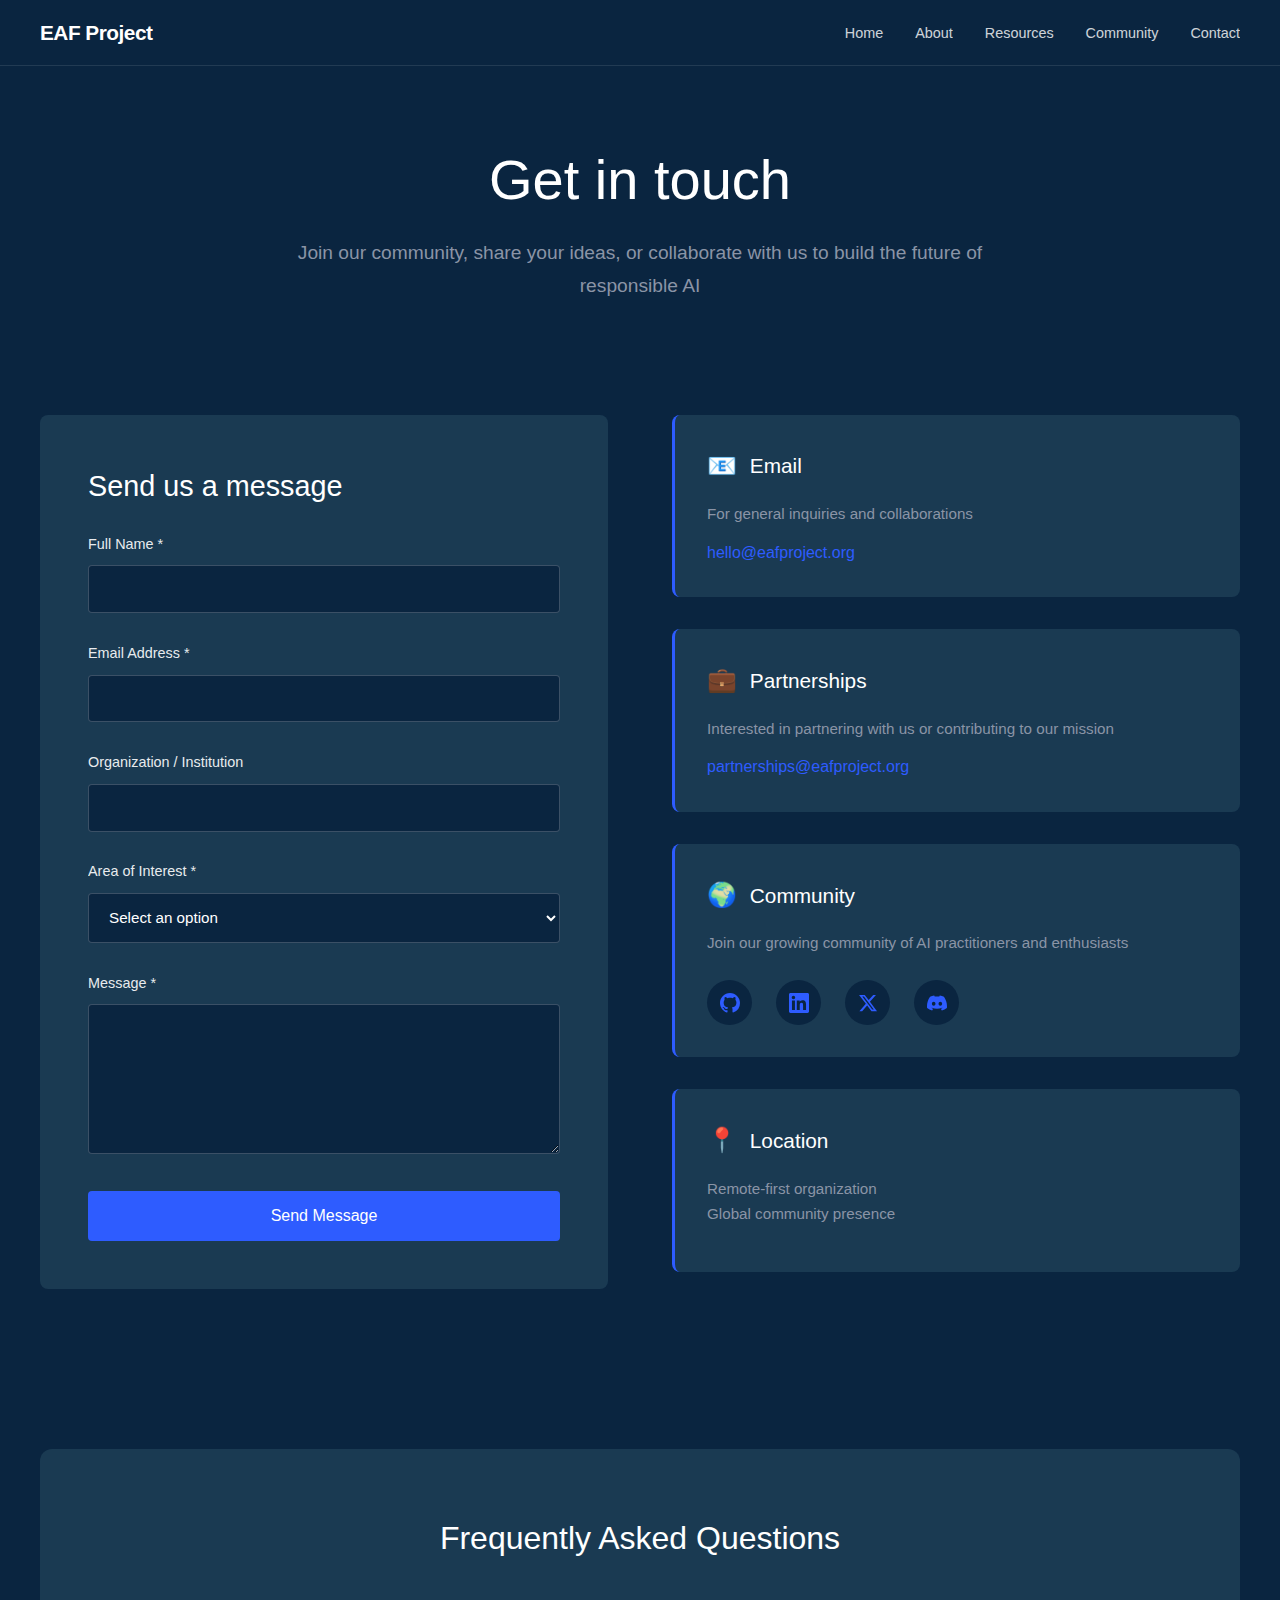
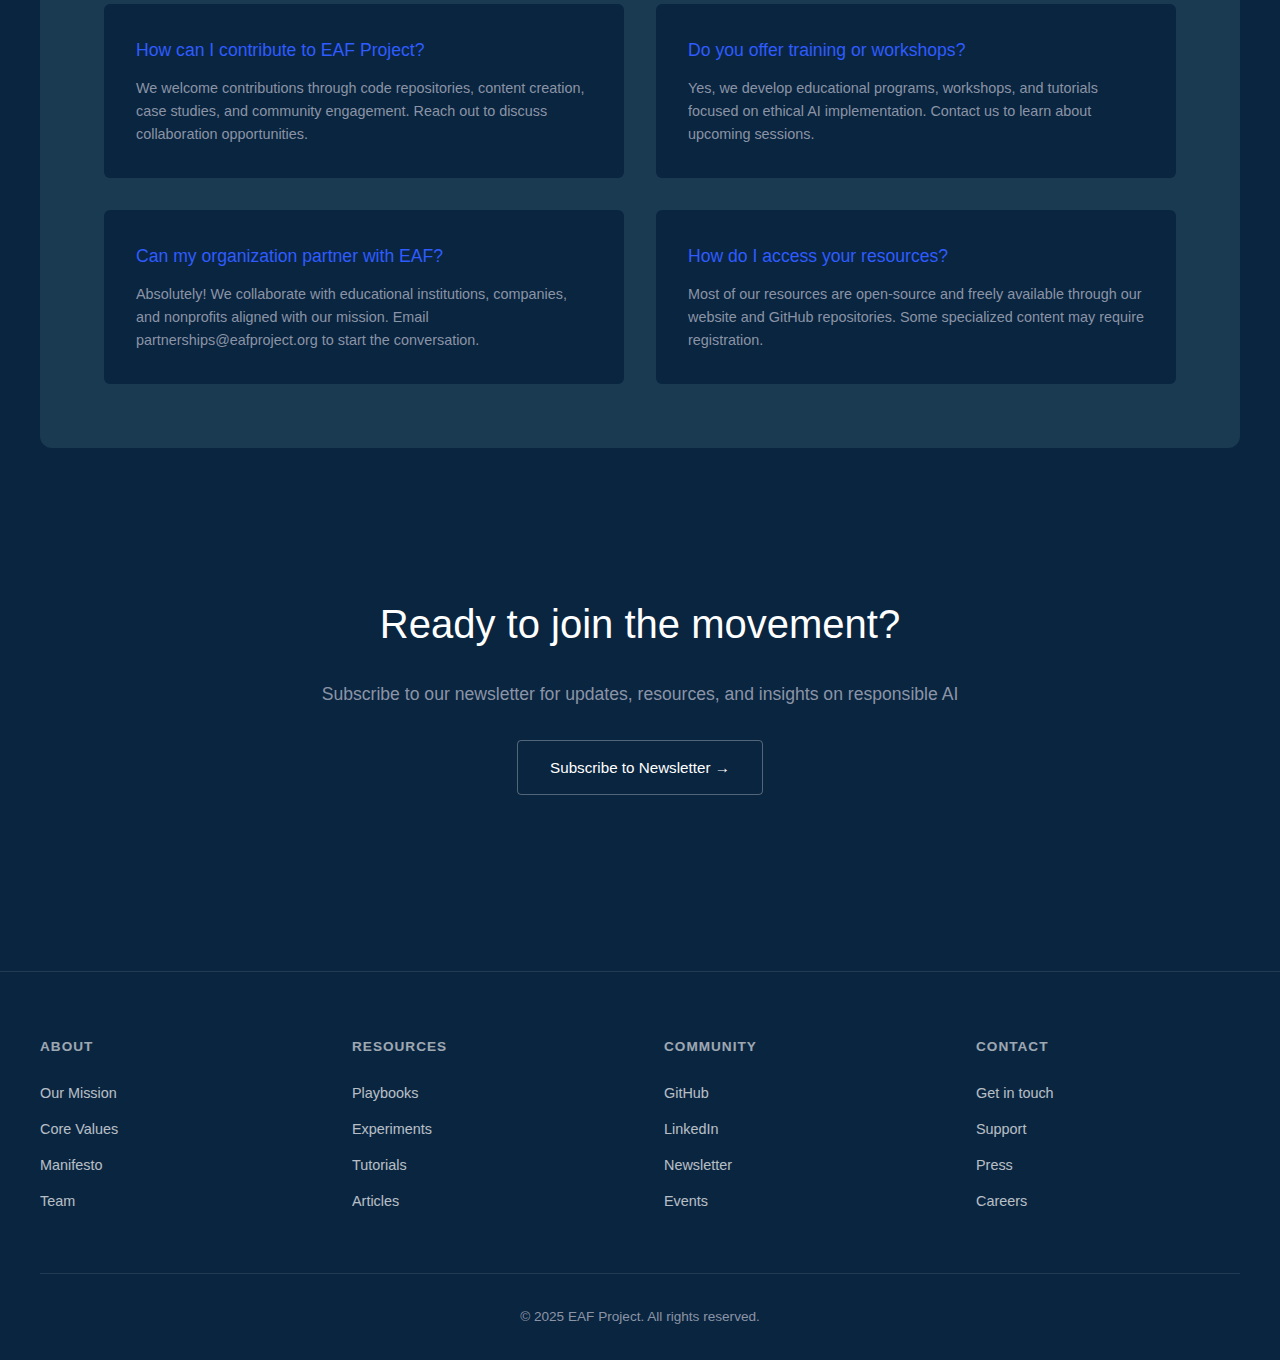
<file: contact.html>
<!DOCTYPE html>
<html lang="en">
<head>
    <meta charset="UTF-8">
    <meta name="viewport" content="width=device-width, initial-scale=1.0">
    <title>Contact - EAF Project</title>
    <style>
        * {
            margin: 0;
            padding: 0;
            box-sizing: border-box;
        }

        :root {
            --navy-dark: #0A2540;
            --navy-medium: #1A3A52;
            --blue-bright: #2E5CFF;
            --blue-vivid: #0066FF;
            --cyan: #00D4FF;
            --white: #FFFFFF;
            --gray-light: #E8EBF0;
            --gray-medium: #8A94A6;
        }

        body {
            font-family: -apple-system, BlinkMacSystemFont, 'Segoe UI', Roboto, 'Helvetica Neue', Arial, sans-serif;
            line-height: 1.6;
            color: var(--white);
            background-color: var(--navy-dark);
        }

        .container {
            max-width: 1280px;
            margin: 0 auto;
            padding: 0 40px;
        }

        /* Header */
        header {
            background-color: var(--navy-dark);
            border-bottom: 1px solid rgba(255,255,255,0.1);
            padding: 1rem 0;
            position: sticky;
            top: 0;
            z-index: 1000;
            backdrop-filter: blur(10px);
        }

        nav {
            display: flex;
            justify-content: space-between;
            align-items: center;
        }

        .logo {
            font-size: 1.3rem;
            font-weight: 600;
            color: var(--white);
            letter-spacing: -0.5px;
        }

        .nav-links {
            display: flex;
            gap: 2rem;
            list-style: none;
            align-items: center;
        }

        .nav-links a {
            text-decoration: none;
            color: var(--white);
            font-size: 0.9rem;
            font-weight: 400;
            opacity: 0.8;
            transition: opacity 0.3s;
        }

        .nav-links a:hover {
            opacity: 1;
        }

        /* Hero Section */
        .hero {
            padding: 5rem 0 4rem;
            text-align: center;
        }

        .hero h1 {
            font-size: 3.5rem;
            font-weight: 300;
            line-height: 1.2;
            margin-bottom: 1.5rem;
        }

        .hero-subtitle {
            font-size: 1.2rem;
            color: var(--gray-medium);
            max-width: 700px;
            margin: 0 auto;
            line-height: 1.7;
        }

        /* Contact Content */
        .contact-section {
            padding: 3rem 0 6rem;
        }

        .contact-grid {
            display: grid;
            grid-template-columns: 1fr 1fr;
            gap: 4rem;
            align-items: start;
        }

        /* Form Styles */
        .contact-form {
            background: var(--navy-medium);
            padding: 3rem;
            border-radius: 8px;
        }

        .form-group {
            margin-bottom: 1.8rem;
        }

        .form-group label {
            display: block;
            font-size: 0.9rem;
            font-weight: 500;
            margin-bottom: 0.6rem;
            color: var(--white);
            opacity: 0.9;
        }

        .form-group input,
        .form-group textarea,
        .form-group select {
            width: 100%;
            padding: 0.9rem 1rem;
            background: var(--navy-dark);
            border: 1px solid rgba(255,255,255,0.2);
            border-radius: 4px;
            color: var(--white);
            font-size: 0.95rem;
            font-family: inherit;
            transition: border-color 0.3s;
        }

        .form-group input:focus,
        .form-group textarea:focus,
        .form-group select:focus {
            outline: none;
            border-color: var(--blue-bright);
        }

        .form-group textarea {
            resize: vertical;
            min-height: 150px;
        }

        .submit-button {
            width: 100%;
            padding: 1rem;
            background: var(--blue-bright);
            color: var(--white);
            border: none;
            border-radius: 4px;
            font-size: 1rem;
            font-weight: 500;
            cursor: pointer;
            transition: background 0.3s, transform 0.2s;
        }

        .submit-button:hover {
            background: var(--blue-vivid);
            transform: translateY(-2px);
        }

        /* Contact Info */
        .contact-info {
            display: flex;
            flex-direction: column;
            gap: 2rem;
        }

        .info-card {
            background: var(--navy-medium);
            padding: 2rem;
            border-radius: 8px;
            border-left: 3px solid var(--blue-bright);
        }

        .info-card h3 {
            font-size: 1.3rem;
            font-weight: 500;
            margin-bottom: 1rem;
            display: flex;
            align-items: center;
            gap: 0.8rem;
        }

        .info-card-icon {
            font-size: 1.5rem;
        }

        .info-card p {
            color: var(--gray-medium);
            font-size: 0.95rem;
            line-height: 1.7;
            margin-bottom: 0.8rem;
        }

        .info-card a {
            color: var(--blue-bright);
            text-decoration: none;
            transition: opacity 0.3s;
        }

        .info-card a:hover {
            opacity: 0.8;
        }

        /* Social Links */
        .social-links {
            display: flex;
            gap: 1.5rem;
            margin-top: 1.5rem;
        }

        .social-link {
            width: 45px;
            height: 45px;
            background: var(--navy-dark);
            border-radius: 50%;
            display: flex;
            align-items: center;
            justify-content: center;
            text-decoration: none;
            font-size: 1.2rem;
            transition: transform 0.3s, background 0.3s;
        }

        .social-link:hover {
            transform: translateY(-3px);
            background: var(--blue-bright);
        }

        /* FAQ Section */
        .faq-section {
            background: var(--navy-medium);
            padding: 4rem;
            border-radius: 12px;
            margin: 4rem 0;
        }

        .faq-section h2 {
            font-size: 2rem;
            font-weight: 400;
            margin-bottom: 2.5rem;
            text-align: center;
        }

        .faq-grid {
            display: grid;
            grid-template-columns: repeat(2, 1fr);
            gap: 2rem;
        }

        .faq-item {
            background: var(--navy-dark);
            padding: 2rem;
            border-radius: 6px;
        }

        .faq-item h4 {
            font-size: 1.1rem;
            font-weight: 500;
            margin-bottom: 0.8rem;
            color: var(--blue-bright);
        }

        .faq-item p {
            color: var(--gray-medium);
            font-size: 0.9rem;
            line-height: 1.6;
        }

        /* CTA Section */
        .cta-section {
            text-align: center;
            padding: 5rem 0;
        }

        .cta-section h2 {
            font-size: 2.5rem;
            font-weight: 300;
            margin-bottom: 1.5rem;
        }

        .cta-section p {
            font-size: 1.1rem;
            color: var(--gray-medium);
            margin-bottom: 2rem;
        }

        .cta-button {
            display: inline-flex;
            align-items: center;
            gap: 0.5rem;
            background-color: transparent;
            color: var(--white);
            padding: 0.9rem 2rem;
            text-decoration: none;
            border: 1px solid rgba(255,255,255,0.3);
            border-radius: 4px;
            font-weight: 500;
            font-size: 0.95rem;
            transition: all 0.3s;
        }

        .cta-button:hover {
            background-color: rgba(255,255,255,0.1);
            border-color: var(--white);
        }

        /* Footer */
        footer {
            background-color: var(--navy-dark);
            padding: 4rem 0 2rem;
            border-top: 1px solid rgba(255,255,255,0.1);
            margin-top: 6rem;
        }

        .footer-content {
            display: grid;
            grid-template-columns: repeat(4, 1fr);
            gap: 3rem;
            margin-bottom: 3rem;
        }

        .footer-section h4 {
            font-size: 0.85rem;
            font-weight: 600;
            margin-bottom: 1.5rem;
            text-transform: uppercase;
            letter-spacing: 1px;
            opacity: 0.6;
        }

        .footer-section a {
            color: var(--white);
            text-decoration: none;
            display: block;
            margin-bottom: 0.8rem;
            opacity: 0.7;
            font-size: 0.9rem;
            transition: opacity 0.3s;
        }

        .footer-section a:hover {
            opacity: 1;
        }

        .footer-bottom {
            padding-top: 2rem;
            border-top: 1px solid rgba(255,255,255,0.1);
            text-align: center;
            color: var(--gray-medium);
            font-size: 0.85rem;
        }

        @media (max-width: 968px) {
            .contact-grid,
            .faq-grid {
                grid-template-columns: 1fr;
            }

            .hero h1 {
                font-size: 2.5rem;
            }

            .footer-content {
                grid-template-columns: repeat(2, 1fr);
            }

            .contact-form {
                padding: 2rem;
            }

            .faq-section {
                padding: 3rem 2rem;
            }
        }
    </style>
</head>
<body>
    <!-- Header -->
    <header>
        <nav class="container">
            <div class="logo">EAF Project</div>
            <ul class="nav-links">
                <li><a href="index.html">Home</a></li>
                <li><a href="about.html">About</a></li>
                <li><a href="#resources">Resources</a></li>
                <li><a href="#community">Community</a></li>
                <li><a href="#contact">Contact</a></li>
            </ul>
        </nav>
    </header>

    <!-- Hero Section -->
    <section class="hero">
        <div class="container">
            <h1>Get in touch</h1>
            <p class="hero-subtitle">Join our community, share your ideas, or collaborate with us to build the future of responsible AI</p>
        </div>
    </section>

    <!-- Contact Section -->
    <section class="contact-section" id="contact">
        <div class="container">
            <div class="contact-grid">
                <!-- Contact Form -->
                <div class="contact-form">
                    <h2 style="font-size: 1.8rem; margin-bottom: 1.5rem; font-weight: 400;">Send us a message</h2>
                    
                    <div class="form-group">
                        <label for="name">Full Name *</label>
                        <input type="text" id="name" name="name" required>
                    </div>

                    <div class="form-group">
                        <label for="email">Email Address *</label>
                        <input type="email" id="email" name="email" required>
                    </div>

                    <div class="form-group">
                        <label for="organization">Organization / Institution</label>
                        <input type="text" id="organization" name="organization">
                    </div>

                    <div class="form-group">
                        <label for="interest">Area of Interest *</label>
                        <select id="interest" name="interest" required>
                            <option value="">Select an option</option>
                            <option value="education">Education</option>
                            <option value="art">Art & Creativity</option>
                            <option value="finance">Finance</option>
                            <option value="collaboration">Collaboration Opportunities</option>
                            <option value="other">Other</option>
                        </select>
                    </div>

                    <div class="form-group">
                        <label for="message">Message *</label>
                        <textarea id="message" name="message" required></textarea>
                    </div>

                    <button type="submit" class="submit-button">Send Message</button>
                </div>

                <!-- Contact Info -->
                <div class="contact-info">
                    <div class="info-card">
                        <h3><span class="info-card-icon">📧</span> Email</h3>
                        <p>For general inquiries and collaborations</p>
                        <a href="mailto:hello@eafproject.org">hello@eafproject.org</a>
                    </div>

                    <div class="info-card">
                        <h3><span class="info-card-icon">💼</span> Partnerships</h3>
                        <p>Interested in partnering with us or contributing to our mission</p>
                        <a href="mailto:partnerships@eafproject.org">partnerships@eafproject.org</a>
                    </div>

                    <div class="info-card">
                        <h3><span class="info-card-icon">🌍</span> Community</h3>
                        <p>Join our growing community of AI practitioners and enthusiasts</p>
                        <div class="social-links">
                            <a href="#" class="social-link" title="GitHub">
                                <svg width="20" height="20" viewBox="0 0 24 24" fill="currentColor">
                                    <path d="M12 0C5.37 0 0 5.37 0 12c0 5.31 3.435 9.795 8.205 11.385.6.105.825-.255.825-.57 0-.285-.015-1.23-.015-2.235-3.015.555-3.795-.735-4.035-1.41-.135-.345-.72-1.41-1.23-1.695-.42-.225-1.02-.78-.015-.795.945-.015 1.62.87 1.845 1.23 1.08 1.815 2.805 1.305 3.495.99.105-.78.42-1.305.765-1.605-2.67-.3-5.46-1.335-5.46-5.925 0-1.305.465-2.385 1.23-3.225-.12-.3-.54-1.53.12-3.18 0 0 1.005-.315 3.3 1.23.96-.27 1.98-.405 3-.405s2.04.135 3 .405c2.295-1.56 3.3-1.23 3.3-1.23.66 1.65.24 2.88.12 3.18.765.84 1.23 1.905 1.23 3.225 0 4.605-2.805 5.625-5.475 5.925.435.375.81 1.095.81 2.22 0 1.605-.015 2.895-.015 3.3 0 .315.225.69.825.57A12.02 12.02 0 0024 12c0-6.63-5.37-12-12-12z"/>
                                </svg>
                            </a>
                            <a href="#" class="social-link" title="LinkedIn">
                                <svg width="20" height="20" viewBox="0 0 24 24" fill="currentColor">
                                    <path d="M20.447 20.452h-3.554v-5.569c0-1.328-.027-3.037-1.852-3.037-1.853 0-2.136 1.445-2.136 2.939v5.667H9.351V9h3.414v1.561h.046c.477-.9 1.637-1.85 3.37-1.85 3.601 0 4.267 2.37 4.267 5.455v6.286zM5.337 7.433c-1.144 0-2.063-.926-2.063-2.065 0-1.138.92-2.063 2.063-2.063 1.14 0 2.064.925 2.064 2.063 0 1.139-.925 2.065-2.064 2.065zm1.782 13.019H3.555V9h3.564v11.452zM22.225 0H1.771C.792 0 0 .774 0 1.729v20.542C0 23.227.792 24 1.771 24h20.451C23.2 24 24 23.227 24 22.271V1.729C24 .774 23.2 0 22.222 0h.003z"/>
                                </svg>
                            </a>
                            <a href="#" class="social-link" title="Twitter">
                                <svg width="20" height="20" viewBox="0 0 24 24" fill="currentColor">
                                    <path d="M18.244 2.25h3.308l-7.227 8.26 8.502 11.24H16.17l-5.214-6.817L4.99 21.75H1.68l7.73-8.835L1.254 2.25H8.08l4.713 6.231zm-1.161 17.52h1.833L7.084 4.126H5.117z"/>
                                </svg>
                            </a>
                            <a href="#" class="social-link" title="Discord">
                                <svg width="20" height="20" viewBox="0 0 24 24" fill="currentColor">
                                    <path d="M20.317 4.492c-1.53-.69-3.17-1.2-4.885-1.49a.075.075 0 0 0-.079.036c-.21.369-.444.85-.608 1.23a18.566 18.566 0 0 0-5.487 0 12.36 12.36 0 0 0-.617-1.23A.077.077 0 0 0 8.562 3c-1.714.29-3.354.8-4.885 1.491a.07.07 0 0 0-.032.027C.533 9.093-.32 13.555.099 17.961a.08.08 0 0 0 .031.055 20.03 20.03 0 0 0 5.993 2.98.078.078 0 0 0 .084-.026 13.83 13.83 0 0 0 1.226-1.963.074.074 0 0 0-.041-.104 13.201 13.201 0 0 1-1.872-.878.075.075 0 0 1-.008-.125c.126-.093.252-.19.372-.287a.075.075 0 0 1 .078-.01c3.927 1.764 8.18 1.764 12.061 0a.075.075 0 0 1 .079.009c.12.098.245.195.372.288a.075.075 0 0 1-.006.125c-.598.344-1.22.635-1.873.877a.075.075 0 0 0-.041.105c.36.687.772 1.341 1.225 1.962a.077.077 0 0 0 .084.028 19.963 19.963 0 0 0 6.002-2.981.076.076 0 0 0 .032-.054c.5-5.094-.838-9.52-3.549-13.442a.06.06 0 0 0-.031-.028zM8.02 15.278c-1.182 0-2.157-1.069-2.157-2.38 0-1.312.956-2.38 2.157-2.38 1.21 0 2.176 1.077 2.157 2.38 0 1.312-.956 2.38-2.157 2.38zm7.975 0c-1.183 0-2.157-1.069-2.157-2.38 0-1.312.955-2.38 2.157-2.38 1.21 0 2.176 1.077 2.157 2.38 0 1.312-.946 2.38-2.157 2.38z"/>
                                </svg>
                            </a>
                        </div>
                    </div>

                    <div class="info-card">
                        <h3><span class="info-card-icon">📍</span> Location</h3>
                        <p>Remote-first organization<br>Global community presence</p>
                    </div>
                </div>
            </div>
        </div>
    </section>

    <!-- FAQ Section -->
    <section class="container">
        <div class="faq-section">
            <h2>Frequently Asked Questions</h2>
            <div class="faq-grid">
                <div class="faq-item">
                    <h4>How can I contribute to EAF Project?</h4>
                    <p>We welcome contributions through code repositories, content creation, case studies, and community engagement. Reach out to discuss collaboration opportunities.</p>
                </div>
                <div class="faq-item">
                    <h4>Do you offer training or workshops?</h4>
                    <p>Yes, we develop educational programs, workshops, and tutorials focused on ethical AI implementation. Contact us to learn about upcoming sessions.</p>
                </div>
                <div class="faq-item">
                    <h4>Can my organization partner with EAF?</h4>
                    <p>Absolutely! We collaborate with educational institutions, companies, and nonprofits aligned with our mission. Email partnerships@eafproject.org to start the conversation.</p>
                </div>
                <div class="faq-item">
                    <h4>How do I access your resources?</h4>
                    <p>Most of our resources are open-source and freely available through our website and GitHub repositories. Some specialized content may require registration.</p>
                </div>
            </div>
        </div>
    </section>

    <!-- CTA Section -->
    <section class="cta-section">
        <div class="container">
            <h2>Ready to join the movement?</h2>
            <p>Subscribe to our newsletter for updates, resources, and insights on responsible AI</p>
            <a href="#" class="cta-button">Subscribe to Newsletter →</a>
        </div>
    </section>

    <!-- Footer -->
    <footer>
        <div class="container">
            <div class="footer-content">
                <div class="footer-section">
                    <h4>About</h4>
                    <a href="about.html">Our Mission</a>
                    <a href="about.html#values">Core Values</a>
                    <a href="about.html#manifesto">Manifesto</a>
                    <a href="#">Team</a>
                </div>
                <div class="footer-section">
                    <h4>Resources</h4>
                    <a href="#">Playbooks</a>
                    <a href="#">Experiments</a>
                    <a href="#">Tutorials</a>
                    <a href="#">Articles</a>
                </div>
                <div class="footer-section">
                    <h4>Community</h4>
                    <a href="#">GitHub</a>
                    <a href="#">LinkedIn</a>
                    <a href="#">Newsletter</a>
                    <a href="#">Events</a>
                </div>
                <div class="footer-section">
                    <h4>Contact</h4>
                    <a href="#contact">Get in touch</a>
                    <a href="#">Support</a>
                    <a href="#">Press</a>
                    <a href="#">Careers</a>
                </div>
            </div>
            <div class="footer-bottom">
                <p>&copy; 2025 EAF Project. All rights reserved.</p>
            </div>
        </div>
    </footer>
</body>
</html>
</file>
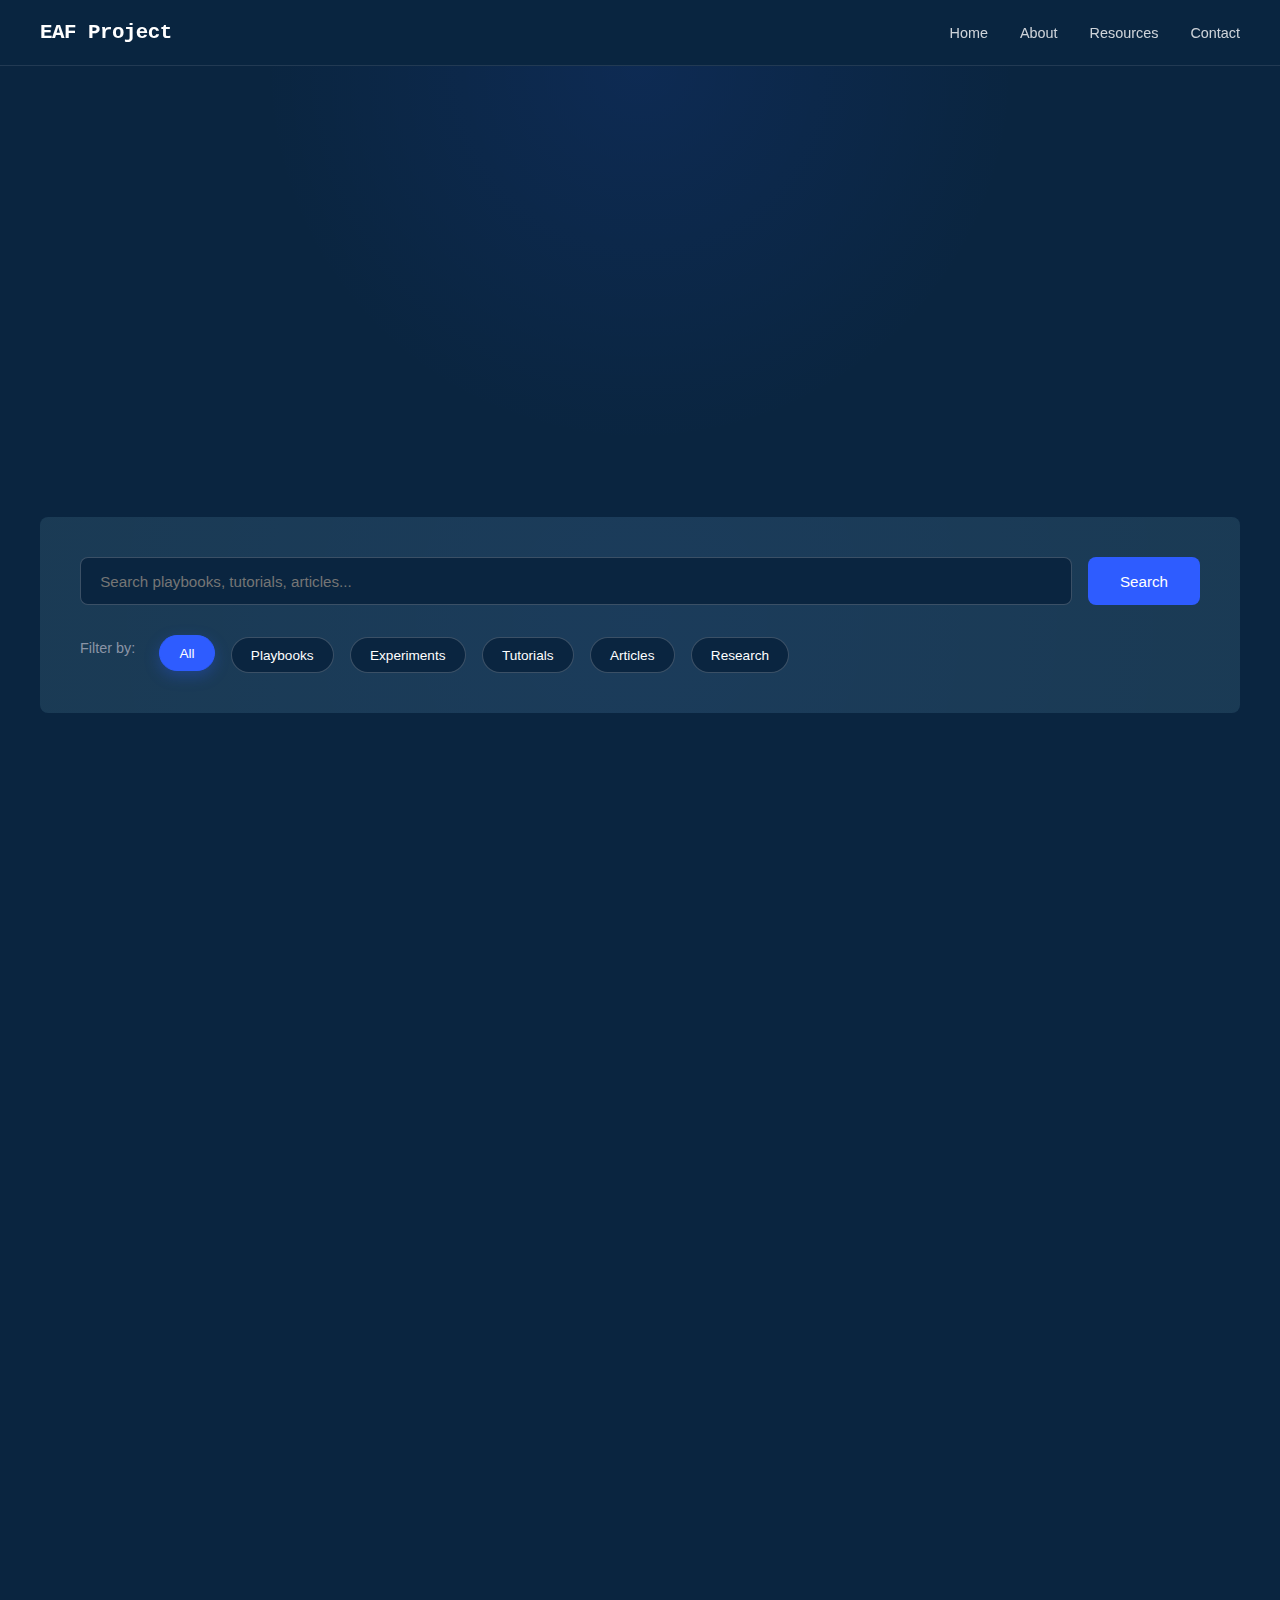
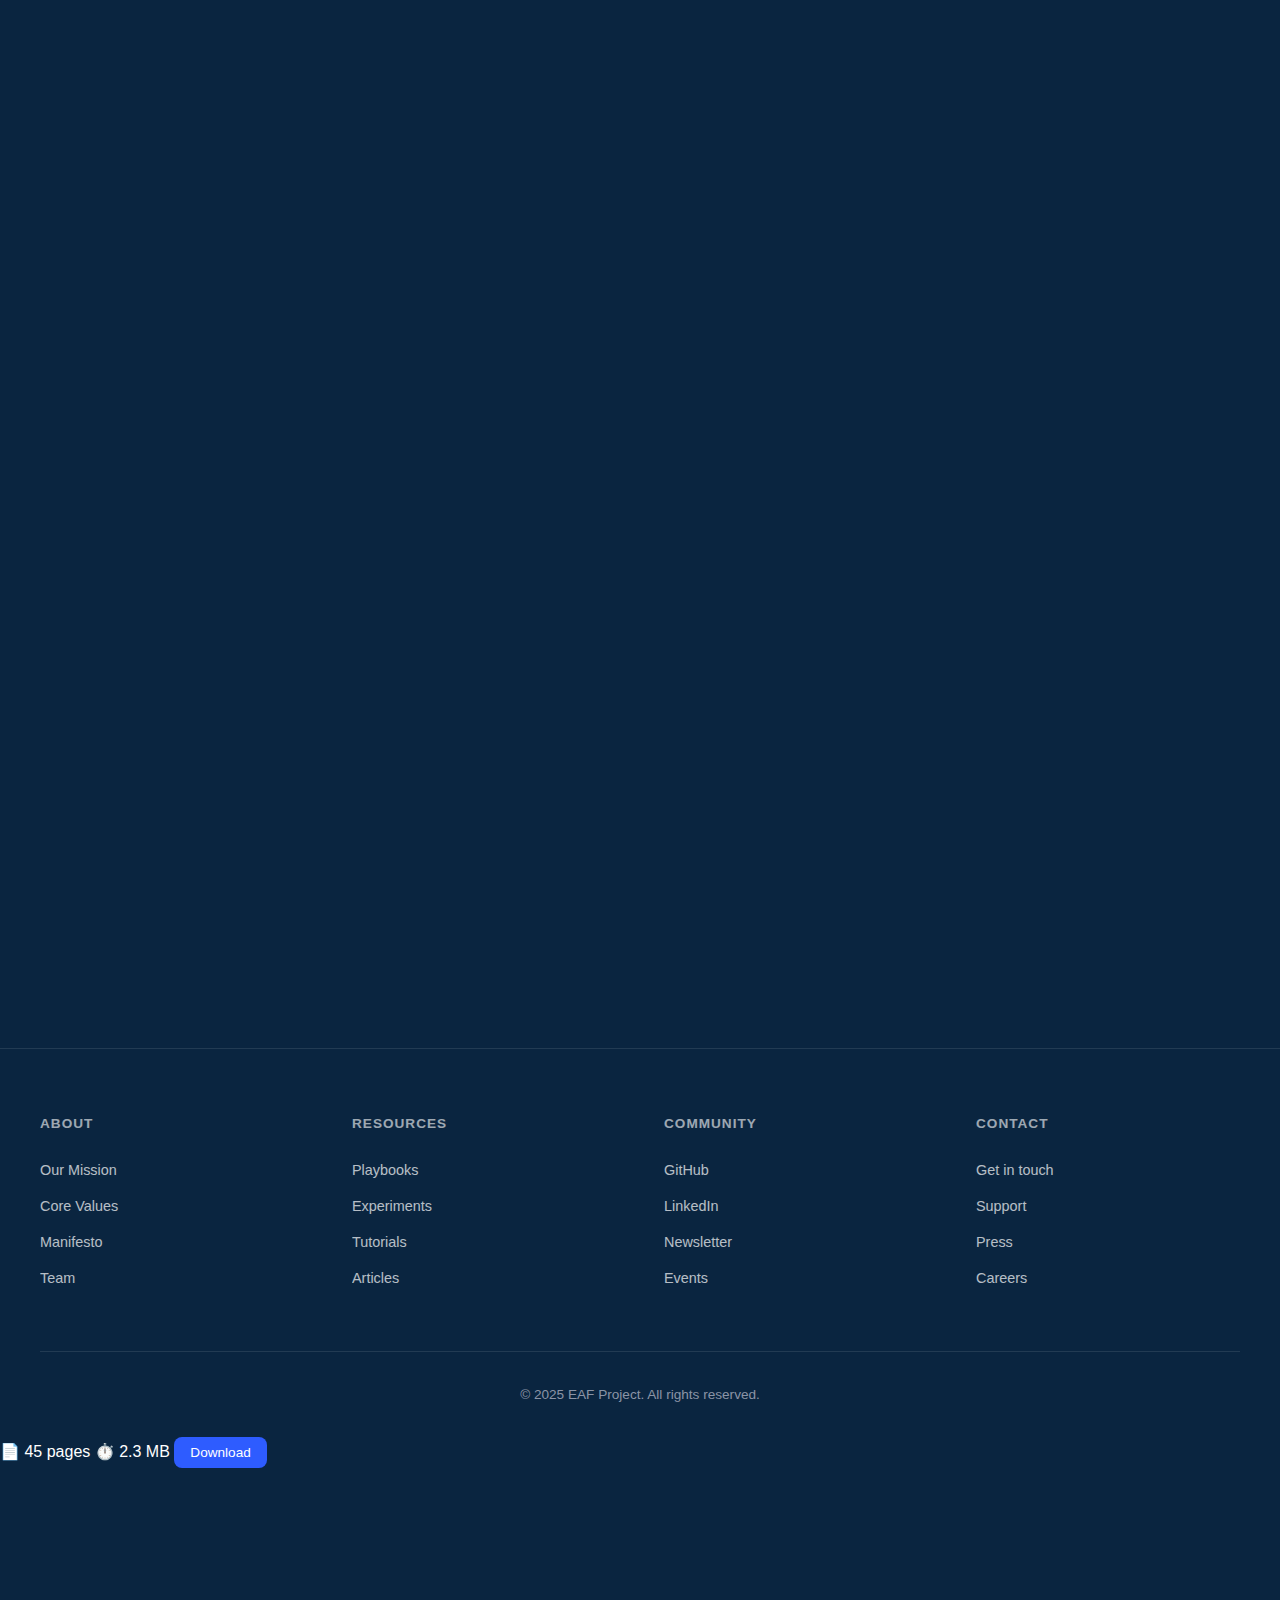
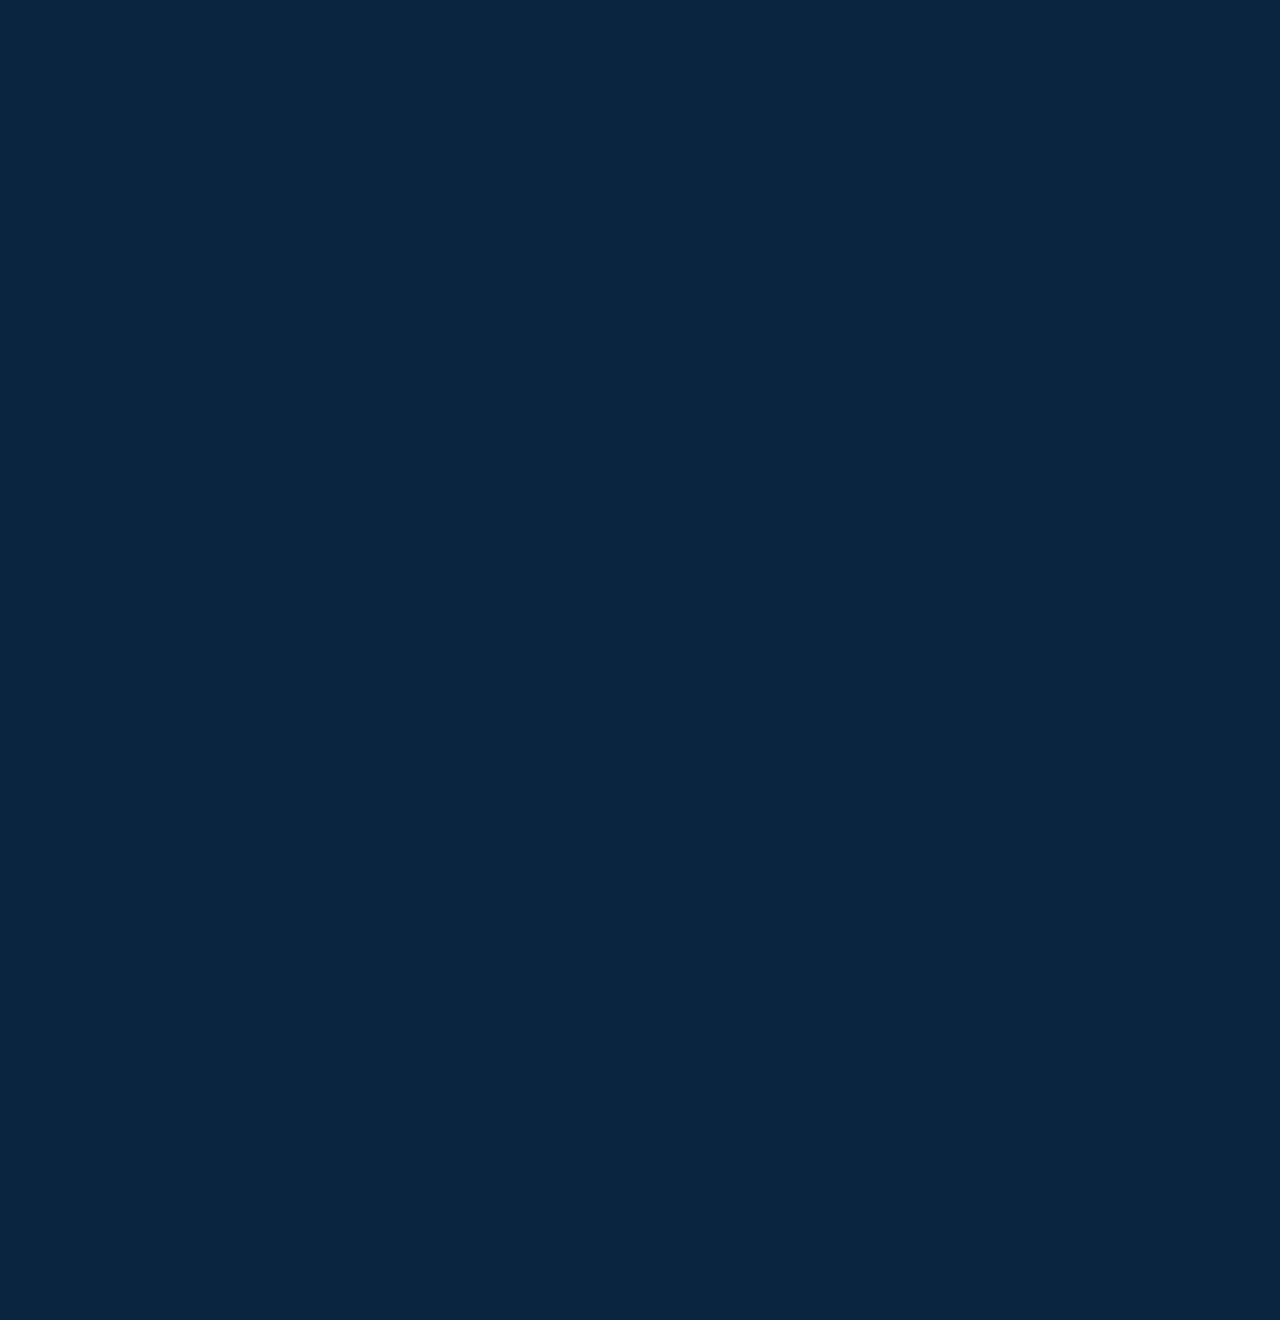
<file: resource.html>
<!DOCTYPE html>
<html lang="en">
<head>
    <meta charset="UTF-8">
    <meta name="viewport" content="width=device-width, initial-scale=1.0">
    <title>Resources Library - EAF Project</title>
    <style>
        * {
            margin: 0;
            padding: 0;
            box-sizing: border-box;
        }

        :root {
            --navy-dark: #0A2540;
            --navy-medium: #1A3A52;
            --blue-bright: #2E5CFF;
            --blue-vivid: #0066FF;
            --cyan: #00D4FF;
            --white: #FFFFFF;
            --gray-light: #E8EBF0;
            --gray-medium: #8A94A6;
        }

        @import url('https://fonts.googleapis.com/css2?family=Inter:wght@300;400;500;600;700&family=JetBrains+Mono:wght@400;500;600&display=swap');

        body {
            font-family: 'Inter', -apple-system, BlinkMacSystemFont, 'Segoe UI', Roboto, 'Helvetica Neue', Arial, sans-serif;
            line-height: 1.6;
            color: var(--white);
            background-color: var(--navy-dark);
            overflow-x: hidden;
        }

        .container {
            max-width: 1280px;
            margin: 0 auto;
            padding: 0 40px;
        }

        /* Animations */
        @keyframes fadeInUp {
            from {
                opacity: 0;
                transform: translateY(30px);
            }
            to {
                opacity: 1;
                transform: translateY(0);
            }
        }

        @keyframes fadeIn {
            from {
                opacity: 0;
            }
            to {
                opacity: 1;
            }
        }

        @keyframes pulse {
            0%, 100% {
                transform: scale(1);
                opacity: 0.5;
            }
            50% {
                transform: scale(1.2);
                opacity: 0.8;
            }
        }

        @keyframes drift {
            from {
                transform: translate(0, 0);
            }
            to {
                transform: translate(20px, 20px);
            }
        }

        .fade-in-up {
            opacity: 0;
            animation: fadeInUp 0.8s ease forwards;
        }

        .fade-in {
            opacity: 0;
            animation: fadeIn 0.8s ease forwards;
        }

        /* Scroll Animation Classes */
        .scroll-animate {
            opacity: 0;
            transform: translateY(30px);
            transition: opacity 0.8s ease, transform 0.8s ease;
        }

        .scroll-animate.animate {
            opacity: 1;
            transform: translateY(0);
        }

        /* Header */
        header {
            background-color: rgba(10, 37, 64, 0.95);
            border-bottom: 1px solid rgba(255,255,255,0.1);
            padding: 1rem 0;
            position: sticky;
            top: 0;
            z-index: 1000;
            backdrop-filter: blur(20px);
            transition: all 0.3s cubic-bezier(0.4, 0, 0.2, 1);
        }

        header.scrolled {
            padding: 0.7rem 0;
            box-shadow: 0 4px 20px rgba(0,0,0,0.3);
            background-color: rgba(10, 37, 64, 0.98);
        }

        nav {
            display: flex;
            justify-content: space-between;
            align-items: center;
        }

        .logo {
            font-size: 1.3rem;
            font-weight: 600;
            color: var(--white);
            letter-spacing: -0.5px;
            font-family: 'JetBrains Mono', monospace;
            transition: all 0.3s cubic-bezier(0.4, 0, 0.2, 1);
        }

        .logo:hover {
            color: var(--cyan);
            transform: translateY(-1px);
        }

        .nav-links {
            display: flex;
            gap: 2rem;
            list-style: none;
            align-items: center;
        }

        .nav-links a {
            text-decoration: none;
            color: var(--white);
            font-size: 0.9rem;
            font-weight: 400;
            opacity: 0.8;
            transition: all 0.3s cubic-bezier(0.4, 0, 0.2, 1);
            position: relative;
            padding: 0.5rem 0;
        }

        .nav-links a::after {
            content: '';
            position: absolute;
            bottom: 0;
            left: 0;
            width: 0;
            height: 2px;
            background: linear-gradient(90deg, var(--cyan), var(--blue-bright));
            transition: width 0.3s cubic-bezier(0.4, 0, 0.2, 1);
        }

        .nav-links a:hover {
            opacity: 1;
            color: var(--cyan);
            transform: translateY(-1px);
        }

        .nav-links a:hover::after {
            width: 100%;
        }

        /* Hero Section */
        .hero {
            padding: 5rem 0 3rem;
            text-align: center;
            position: relative;
            overflow: hidden;
        }

        .hero::before {
            content: '';
            position: absolute;
            top: 0;
            left: 0;
            right: 0;
            bottom: 0;
            background: radial-gradient(circle at 50% 0%, rgba(46, 92, 255, 0.1) 0%, transparent 50%);
            pointer-events: none;
        }

        .hero-icon {
            font-size: 4rem;
            margin-bottom: 1rem;
        }

        .hero h1 {
            font-size: 3.5rem;
            font-weight: 300;
            line-height: 1.2;
            margin-bottom: 1.5rem;
            background: linear-gradient(135deg, var(--white) 0%, var(--cyan) 100%);
            -webkit-background-clip: text;
            -webkit-text-fill-color: transparent;
            background-clip: text;
        }

        .hero-subtitle {
            font-size: 1.2rem;
            color: var(--gray-medium);
            max-width: 700px;
            margin: 0 auto;
            line-height: 1.7;
        }

        /* Search and Filter Section */
        .library-controls {
            background: var(--navy-medium);
            padding: 2.5rem;
            border-radius: 8px;
            margin: 3rem 0;
            position: relative;
            overflow: hidden;
        }

        .library-controls::before {
            content: '';
            position: absolute;
            top: -50%;
            left: -50%;
            width: 200%;
            height: 200%;
            background: radial-gradient(circle, rgba(46, 92, 255, 0.05) 0%, transparent 70%);
            animation: pulse 4s ease-in-out infinite;
        }

        .library-controls > * {
            position: relative;
            z-index: 1;
        }

        .search-bar {
            display: flex;
            gap: 1rem;
            margin-bottom: 2rem;
        }

        .search-input {
            flex: 1;
            padding: 0.9rem 1.2rem;
            background: var(--navy-dark);
            border: 1px solid rgba(255,255,255,0.2);
            border-radius: 8px;
            color: var(--white);
            font-size: 0.95rem;
            transition: all 0.3s cubic-bezier(0.4, 0, 0.2, 1);
        }

        .search-input:focus {
            outline: none;
            border-color: var(--cyan);
            box-shadow: 0 0 0 3px rgba(0, 212, 255, 0.1);
            transform: translateY(-2px);
        }

        .search-button {
            padding: 0.9rem 2rem;
            background: var(--blue-bright);
            color: var(--white);
            border: none;
            border-radius: 8px;
            font-size: 0.95rem;
            font-weight: 500;
            cursor: pointer;
            transition: all 0.3s cubic-bezier(0.4, 0, 0.2, 1);
            position: relative;
            overflow: hidden;
        }

        .search-button::before {
            content: '';
            position: absolute;
            top: 0;
            left: -100%;
            width: 100%;
            height: 100%;
            background: linear-gradient(90deg, transparent, rgba(255,255,255,0.2), transparent);
            transition: left 0.5s ease;
        }

        .search-button:hover::before {
            left: 100%;
        }

        .search-button:hover {
            background: var(--blue-vivid);
            transform: translateY(-2px);
            box-shadow: 0 10px 30px rgba(46, 92, 255, 0.4);
        }

        .filters {
            display: flex;
            gap: 1rem;
            flex-wrap: wrap;
        }

        .filter-label {
            font-size: 0.9rem;
            color: var(--gray-medium);
            margin-right: 0.5rem;
        }

        .filter-button {
            padding: 0.6rem 1.2rem;
            background: var(--navy-dark);
            color: var(--white);
            border: 1px solid rgba(255,255,255,0.2);
            border-radius: 20px;
            font-size: 0.85rem;
            cursor: pointer;
            transition: all 0.3s cubic-bezier(0.4, 0, 0.2, 1);
        }

        .filter-button:hover,
        .filter-button.active {
            background: var(--blue-bright);
            border-color: var(--blue-bright);
            transform: translateY(-2px);
            box-shadow: 0 5px 15px rgba(46, 92, 255, 0.3);
        }

        /* Library Stats */
        .library-stats {
            display: grid;
            grid-template-columns: repeat(4, 1fr);
            gap: 1.5rem;
            margin: 3rem 0;
        }

        .stat-card {
            background: var(--navy-medium);
            padding: 2rem;
            border-radius: 12px;
            text-align: center;
            border-top: 3px solid var(--blue-bright);
            transition: all 0.4s cubic-bezier(0.4, 0, 0.2, 1);
            position: relative;
            overflow: hidden;
            border: 1px solid rgba(255,255,255,0.05);
        }

        .stat-card::before {
            content: '';
            position: absolute;
            top: 0;
            left: 0;
            right: 0;
            bottom: 0;
            background: linear-gradient(135deg, rgba(46, 92, 255, 0) 0%, rgba(46, 92, 255, 0.1) 100%);
            opacity: 0;
            transition: opacity 0.4s ease;
        }

        .stat-card:hover::before {
            opacity: 1;
        }

        .stat-card:hover {
            transform: translateY(-8px);
            box-shadow: 0 15px 40px rgba(46, 92, 255, 0.3);
            border-color: rgba(0, 212, 255, 0.3);
        }

        .stat-number {
            font-size: 2.5rem;
            font-weight: 300;
            color: var(--blue-bright);
            margin-bottom: 0.5rem;
            position: relative;
            z-index: 1;
            transition: color 0.3s ease;
        }

        .stat-card:hover .stat-number {
            color: var(--cyan);
        }

        .stat-label {
            font-size: 0.9rem;
            color: var(--gray-medium);
            position: relative;
            z-index: 1;
        }

        /* Section Headers */
        .section-header {
            display: flex;
            justify-content: space-between;
            align-items: center;
            margin: 3rem 0 2rem;
        }

        .section-header h2 {
            font-size: 2rem;
            font-weight: 400;
        }

        .view-all {
            color: var(--blue-bright);
            text-decoration: none;
            font-size: 0.9rem;
            display: flex;
            align-items: center;
            gap: 0.5rem;
            transition: opacity 0.3s, gap 0.3s;
        }

        .view-all:hover {
            opacity: 0.8;
            gap: 1rem;
        }

        /* Resource Grid */
        .resource-grid {
            display: grid;
            grid-template-columns: repeat(auto-fill, minmax(320px, 1fr));
            gap: 2rem;
            margin-bottom: 4rem;
        }

        .resource-card {
            background: var(--navy-medium);
            border-radius: 12px;
            overflow: hidden;
            transition: all 0.4s cubic-bezier(0.4, 0, 0.2, 1);
            cursor: pointer;
            position: relative;
            border: 1px solid rgba(255,255,255,0.05);
        }

        .resource-card::before {
            content: '';
            position: absolute;
            top: 0;
            left: 0;
            right: 0;
            bottom: 0;
            background: linear-gradient(135deg, rgba(46, 92, 255, 0) 0%, rgba(46, 92, 255, 0.1) 100%);
            opacity: 0;
            transition: opacity 0.4s ease;
            z-index: 1;
            pointer-events: none;
        }

        .resource-card:hover::before {
            opacity: 1;
        }

        .resource-card:hover {
            transform: translateY(-8px);
            box-shadow: 0 15px 40px rgba(46, 92, 255, 0.3);
            border-color: rgba(0, 212, 255, 0.3);
        }

        .resource-cover {
            height: 200px;
            background: linear-gradient(135deg, #1e40af 0%, #3b82f6 100%);
            display: flex;
            align-items: center;
            justify-content: center;
            font-size: 3rem;
            position: relative;
            overflow: hidden;
        }

        .resource-cover::before {
            content: '';
            position: absolute;
            top: 0;
            left: 0;
            right: 0;
            bottom: 0;
            background: url('data:image/svg+xml,<svg width="100" height="100" xmlns="http://www.w3.org/2000/svg"><defs><pattern id="grid" width="20" height="20" patternUnits="userSpaceOnUse"><path d="M 20 0 L 0 0 0 20" fill="none" stroke="rgba(255,255,255,0.1)" stroke-width="0.5"/></pattern></defs><rect width="100" height="100" fill="url(%23grid)"/></svg>');
            opacity: 0.3;
            animation: drift 20s linear infinite;
        }

        .resource-badge {
            position: absolute;
            top: 1rem;
            right: 1rem;
            background: rgba(0, 0, 0, 0.6);
            backdrop-filter: blur(10px);
            padding: 0.4rem 0.8rem;
            border-radius: 4px;
            font-size: 0.75rem;
            font-weight: 500;
            z-index: 2;
        }

        .resource-content {
            padding: 1.5rem;
            position: relative;
            z-index: 2;
        }

        .resource-category {
            display: inline-block;
            font-size: 0.75rem;
            color: var(--blue-bright);
            text-transform: uppercase;
            letter-spacing: 1px;
            margin-bottom: 0.8rem;
            font-weight: 600;
        }

        .resource-content h3 {
            font-size: 1.3rem;
            font-weight: 500;
            margin-bottom: 0.8rem;
            line-height: 1.3;
            transition: color 0.3s ease;
            position: relative;
            z-index: 1;
        }

        .resource-card:hover .resource-content h3 {
            color: var(--cyan);
        }

        .resource-content p {
            color: var(--gray-medium);
            font-size: 0.9rem;
            line-height: 1.6;
            margin-bottom: 1rem;
            position: relative;
            z-index: 1;
            transition: color 0.3s ease;
        }

        .resource-card:hover .resource-content p {
            color: var(--white);
        }

        .resource-meta {
            display: flex;
            justify-content: space-between;
            align-items: center;
            padding-top: 1rem;
            border-top: 1px solid rgba(255,255,255,0.1);
        }

        .resource-info {
            display: flex;
            gap: 1rem;
            font-size: 0.8rem;
            color: var(--gray-medium);
        }

        .download-button {
            display: inline-flex;
            align-items: center;
            gap: 0.5rem;
            padding: 0.5rem 1rem;
            background: var(--blue-bright);
            color: var(--white);
            border: none;
            border-radius: 8px;
            font-size: 0.85rem;
            font-weight: 500;
            cursor: pointer;
            transition: all 0.3s cubic-bezier(0.4, 0, 0.2, 1);
            position: relative;
            overflow: hidden;
        }

        .download-button::before {
            content: '';
            position: absolute;
            top: 0;
            left: -100%;
            width: 100%;
            height: 100%;
            background: linear-gradient(90deg, transparent, rgba(255,255,255,0.2), transparent);
            transition: left 0.5s ease;
        }

        .download-button:hover::before {
            left: 100%;
        }

        .download-button:hover {
            background: var(--blue-vivid);
            transform: translateY(-2px);
            box-shadow: 0 5px 15px rgba(46, 92, 255, 0.4);
        }

        /* Featured Section */
        .featured-section {
            background: var(--navy-medium);
            padding: 3rem;
            border-radius: 16px;
            margin: 4rem 0;
            position: relative;
            overflow: hidden;
            border: 1px solid rgba(255,255,255,0.05);
            transition: all 0.3s ease;
        }

        .featured-section:hover {
            border-color: rgba(0, 212, 255, 0.2);
            box-shadow: 0 10px 30px rgba(0, 0, 0, 0.2);
        }

        .featured-section::before {
            content: '';
            position: absolute;
            top: -50%;
            right: -10%;
            width: 500px;
            height: 500px;
            background: radial-gradient(circle, rgba(46, 92, 255, 0.1) 0%, transparent 70%);
            animation: pulse 4s ease-in-out infinite;
        }

        .featured-content {
            display: grid;
            grid-template-columns: 2fr 1fr;
            gap: 3rem;
            align-items: center;
            position: relative;
            z-index: 1;
        }

        .featured-text h2 {
            font-size: 2rem;
            font-weight: 400;
            margin-bottom: 1rem;
        }

        .featured-text p {
            color: var(--gray-medium);
            font-size: 1rem;
            line-height: 1.7;
            margin-bottom: 1.5rem;
        }

        .featured-button {
            display: inline-flex;
            align-items: center;
            gap: 0.5rem;
            padding: 0.9rem 2rem;
            background: var(--blue-bright);
            color: var(--white);
            text-decoration: none;
            border-radius: 8px;
            font-size: 0.95rem;
            font-weight: 500;
            transition: all 0.3s cubic-bezier(0.4, 0, 0.2, 1);
            position: relative;
            overflow: hidden;
        }

        .featured-button::before {
            content: '';
            position: absolute;
            top: 0;
            left: -100%;
            width: 100%;
            height: 100%;
            background: linear-gradient(90deg, transparent, rgba(255,255,255,0.2), transparent);
            transition: left 0.5s ease;
        }

        .featured-button:hover::before {
            left: 100%;
        }

        .featured-button:hover {
            background: var(--blue-vivid);
            transform: translateY(-2px);
            box-shadow: 0 10px 30px rgba(46, 92, 255, 0.4);
        }

        .featured-image {
            background: linear-gradient(135deg, #7c3aed 0%, #a855f7 100%);
            height: 250px;
            border-radius: 8px;
            display: flex;
            align-items: center;
            justify-content: center;
            font-size: 4rem;
            position: relative;
            overflow: hidden;
        }

        .featured-image::before {
            content: '';
            position: absolute;
            top: 0;
            left: 0;
            right: 0;
            bottom: 0;
            background: url('data:image/svg+xml,<svg width="100" height="100" xmlns="http://www.w3.org/2000/svg"><defs><pattern id="grid2" width="20" height="20" patternUnits="userSpaceOnUse"><path d="M 20 0 L 0 0 0 20" fill="none" stroke="rgba(255,255,255,0.1)" stroke-width="0.5"/></pattern></defs><rect width="100" height="100" fill="url(%23grid2)"/></svg>');
            opacity: 0.3;
            animation: drift 20s linear infinite;
        }

        /* Footer */
        footer {
            background-color: var(--navy-dark);
            padding: 4rem 0 2rem;
            border-top: 1px solid rgba(255,255,255,0.1);
            margin-top: 6rem;
        }

        .footer-content {
            display: grid;
            grid-template-columns: repeat(4, 1fr);
            gap: 3rem;
            margin-bottom: 3rem;
        }

        .footer-section h4 {
            font-size: 0.85rem;
            font-weight: 600;
            margin-bottom: 1.5rem;
            text-transform: uppercase;
            letter-spacing: 1px;
            opacity: 0.6;
        }

        .footer-section a {
            color: var(--white);
            text-decoration: none;
            display: block;
            margin-bottom: 0.8rem;
            opacity: 0.7;
            font-size: 0.9rem;
            transition: all 0.3s ease;
            position: relative;
        }

        .footer-section a::after {
            content: '';
            position: absolute;
            bottom: -2px;
            left: 0;
            width: 0;
            height: 1px;
            background: var(--cyan);
            transition: width 0.3s ease;
        }

        .footer-section a:hover {
            opacity: 1;
            color: var(--cyan);
            transform: translateX(5px);
        }

        .footer-section a:hover::after {
            width: 100%;
        }

        .footer-bottom {
            padding-top: 2rem;
            border-top: 1px solid rgba(255,255,255,0.1);
            text-align: center;
            color: var(--gray-medium);
            font-size: 0.85rem;
        }

        /* Smooth scrolling */
        html {
            scroll-behavior: smooth;
        }

        /* Enhanced responsive design */
        @media (max-width: 1200px) {
            .container {
                padding: 0 2rem;
            }
        }

        @media (max-width: 968px) {
            .resource-grid {
                grid-template-columns: 1fr;
                gap: 1rem;
            }

            .library-stats {
                grid-template-columns: repeat(2, 1fr);
            }

            .featured-content {
                grid-template-columns: 1fr;
                gap: 2rem;
            }

            .hero h1 {
                font-size: 2.5rem;
            }

            .footer-content {
                grid-template-columns: repeat(2, 1fr);
            }

            .filters {
                justify-content: center;
            }

            .nav-links {
                gap: 1rem;
            }
        }

        @media (max-width: 768px) {
            .hero h1 {
                font-size: 2rem;
            }

            .nav-links {
                display: none;
            }

            .footer-content {
                grid-template-columns: 1fr;
                gap: 2rem;
            }

            .library-controls {
                padding: 2rem;
            }

            .featured-section {
                padding: 2rem;
            }
        }
    </style>
</head>
<body>
    <!-- Header -->
    <header id="header">
        <nav class="container">
            <div class="logo">EAF Project</div>
            <ul class="nav-links">
                <li><a href="index.html">Home</a></li>
                <li><a href="about.html">About</a></li>
                <li><a href="#resources">Resources</a></li>
                <li><a href="contact.html">Contact</a></li>
            </ul>
        </nav>
    </header>

    <!-- Hero Section -->
    <section class="hero">
        <div class="container">
            <div class="hero-icon fade-in-up">📚</div>
            <h1 class="fade-in-up" style="animation-delay: 0.1s;">Resource Library</h1>
            <p class="hero-subtitle fade-in-up" style="animation-delay: 0.2s;">Explore our curated collection of playbooks, tutorials, experiments, and research on ethical AI implementation</p>
        </div>
    </section>

    <!-- Library Controls -->
    <section class="container">
        <div class="library-controls scroll-animate">
            <div class="search-bar">
                <input type="text" class="search-input" placeholder="Search playbooks, tutorials, articles...">
                <button class="search-button">Search</button>
            </div>
            <div class="filters">
                <span class="filter-label">Filter by:</span>
                <button class="filter-button active">All</button>
                <button class="filter-button">Playbooks</button>
                <button class="filter-button">Experiments</button>
                <button class="filter-button">Tutorials</button>
                <button class="filter-button">Articles</button>
                <button class="filter-button">Research</button>
            </div>
        </div>
    </section>

    <!-- Library Stats -->
    <section class="container">
        <div class="library-stats">
            <div class="stat-card scroll-animate">
                <div class="stat-number">47</div>
                <div class="stat-label">Playbooks</div>
            </div>
            <div class="stat-card scroll-animate" style="transition-delay: 0.1s;">
                <div class="stat-number">124</div>
                <div class="stat-label">Tutorials</div>
            </div>
            <div class="stat-card scroll-animate" style="transition-delay: 0.2s;">
                <div class="stat-number">89</div>
                <div class="stat-label">Experiments</div>
            </div>
            <div class="stat-card scroll-animate" style="transition-delay: 0.3s;">
                <div class="stat-number">156</div>
                <div class="stat-label">Articles</div>
            </div>
        </div>
    </section>

    <!-- Featured Resource -->
    <section class="container">
        <div class="featured-section scroll-animate">
            <div class="featured-content">
                <div class="featured-text">
                    <h2>Featured: Complete AI Ethics Framework</h2>
                    <p>A comprehensive guide to implementing ethical AI practices in your organization. This playbook covers bias detection, transparency protocols, accountability measures, and stakeholder engagement strategies.</p>
                    <a href="#" class="featured-button">Download Playbook →</a>
                </div>
                <div class="featured-image">
                    ⚖️
                </div>
            </div>
        </div>
    </section>

    <!-- Playbooks Section -->
    <section class="container">
        <div class="section-header scroll-animate">
            <h2>📖 Playbooks</h2>
            <a href="#" class="view-all">View all playbooks →</a>
        </div>
        
        <div class="resource-grid">
            <div class="resource-card scroll-animate">
                <div class="resource-cover" style="background: linear-gradient(135deg, #1e40af 0%, #3b82f6 100%);">
                    <span style="position: relative; z-index: 1;">🎓</span>
                </div>
                <div class="resource-badge">PDF</div>
                <div class="resource-content">
                    <span class="resource-category">Education</span>
                    <h3>AI-Powered Personalized Learning</h3>
                    <p>Step-by-step framework for implementing adaptive learning systems in educational institutions.</p>
                    <div class="resource-meta">
                        <div class="resource-info">
                            <span>💻 Python</span>
                            <span>⭐ 234</span>
                        </div>
                        <button class="download-button">
                            View Code
                        </button>
                    </div>
                </div>
            </div>

            <div class="resource-card scroll-animate" style="transition-delay: 0.1s;">
                <div class="resource-cover" style="background: linear-gradient(135deg, #059669 0%, #10b981 100%);">
                    <span style="position: relative; z-index: 1;">📊</span>
                </div>
                <div class="resource-badge">CODE</div>
                <div class="resource-content">
                    <span class="resource-category">Experiment</span>
                    <h3>Explainable AI Dashboard</h3>
                    <p>Build transparent AI systems with this interactive dashboard showing model decision-making processes.</p>
                    <div class="resource-meta">
                        <div class="resource-info">
                            <span>💻 React</span>
                            <span>⭐ 189</span>
                        </div>
                        <button class="download-button">
                            View Code
                        </button>
                    </div>
                </div>
            </div>

            <div class="resource-card scroll-animate" style="transition-delay: 0.2s;">
                <div class="resource-cover" style="background: linear-gradient(135deg, #ea580c 0%, #fb923c 100%);">
                    <span style="position: relative; z-index: 1;">🤖</span>
                </div>
                <div class="resource-badge">CODE</div>
                <div class="resource-content">
                    <span class="resource-category">Experiment</span>
                    <h3>AI-Human Collaboration Patterns</h3>
                    <p>Case study and code examining optimal workflows for human-AI collaborative decision making.</p>
                    <div class="resource-meta">
                        <div class="resource-info">
                            <span>💻 Jupyter</span>
                            <span>⭐ 156</span>
                        </div>
                        <button class="download-button">
                            View Code
                        </button>
                    </div>
                </div>
            </div>
        </div>
    </section>

    <!-- Tutorials Section -->
    <section class="container">
        <div class="section-header scroll-animate">
            <h2>🎓 Tutorials</h2>
            <a href="#" class="view-all">View all tutorials →</a>
        </div>
        
        <div class="resource-grid">
            <div class="resource-card scroll-animate">
                <div class="resource-cover" style="background: linear-gradient(135deg, #4f46e5 0%, #818cf8 100%);">
                    <span style="position: relative; z-index: 1;">📚</span>
                </div>
                <div class="resource-badge">VIDEO</div>
                <div class="resource-content">
                    <span class="resource-category">Tutorial</span>
                    <h3>Introduction to AI Fluency</h3>
                    <p>Beginner-friendly course on understanding and effectively communicating with AI systems.</p>
                    <div class="resource-meta">
                        <div class="resource-info">
                            <span>🎥 45 min</span>
                            <span>👥 2.1K</span>
                        </div>
                        <button class="download-button">
                            Watch
                        </button>
                    </div>
                </div>
            </div>

            <div class="resource-card scroll-animate" style="transition-delay: 0.1s;">
                <div class="resource-cover" style="background: linear-gradient(135deg, #0284c7 0%, #38bdf8 100%);">
                    <span style="position: relative; z-index: 1;">⚡</span>
                </div>
                <div class="resource-badge">INTERACTIVE</div>
                <div class="resource-content">
                    <span class="resource-category">Tutorial</span>
                    <h3>Building Your First Ethical AI System</h3>
                    <p>Hands-on tutorial covering the complete lifecycle of developing AI with ethical considerations.</p>
                    <div class="resource-meta">
                        <div class="resource-info">
                            <span>⏱️ 3 hours</span>
                            <span>👥 1.8K</span>
                        </div>
                        <button class="download-button">
                            Start
                        </button>
                    </div>
                </div>
            </div>

            <div class="resource-card scroll-animate" style="transition-delay: 0.2s;">
                <div class="resource-cover" style="background: linear-gradient(135deg, #be185d 0%, #ec4899 100%);">
                    <span style="position: relative; z-index: 1;">🎬</span>
                </div>
                <div class="resource-badge">VIDEO</div>
                <div class="resource-content">
                    <span class="resource-category">Tutorial</span>
                    <h3>AI for Creative Expression</h3>
                    <p>Master AI tools for artistic creation while maintaining your unique creative voice and vision.</p>
                    <div class="resource-meta">
                        <div class="resource-info">
                            <span>🎥 1.5 hours</span>
                            <span>👥 3.4K</span>
                        </div>
                        <button class="download-button">
                            Watch
                        </button>
                    </div>
                </div>
            </div>
        </div>
    </section>

    <!-- Footer -->
    <footer>
        <div class="container">
            <div class="footer-content">
                <div class="footer-section">
                    <h4>About</h4>
                    <a href="about.html">Our Mission</a>
                    <a href="about.html#values">Core Values</a>
                    <a href="about.html#manifesto">Manifesto</a>
                    <a href="#">Team</a>
                </div>
                <div class="footer-section">
                    <h4>Resources</h4>
                    <a href="#">Playbooks</a>
                    <a href="#">Experiments</a>
                    <a href="#">Tutorials</a>
                    <a href="#">Articles</a>
                </div>
                <div class="footer-section">
                    <h4>Community</h4>
                    <a href="#">GitHub</a>
                    <a href="#">LinkedIn</a>
                    <a href="#">Newsletter</a>
                    <a href="#">Events</a>
                </div>
                <div class="footer-section">
                    <h4>Contact</h4>
                    <a href="contact.html">Get in touch</a>
                    <a href="#">Support</a>
                    <a href="#">Press</a>
                    <a href="#">Careers</a>
                </div>
            </div>
            <div class="footer-bottom">
                <p>&copy; 2025 EAF Project. All rights reserved.</p>
            </div>
        </div>
    </footer>

    <script>
        // Header scroll effect
        const header = document.getElementById('header');
        let lastScroll = 0;

        window.addEventListener('scroll', () => {
            const currentScroll = window.pageYOffset;
            
            if (currentScroll > 50) {
                header.classList.add('scrolled');
            } else {
                header.classList.remove('scrolled');
            }
            
            lastScroll = currentScroll;
        });

        // Scroll animation observer
        const observerOptions = {
            threshold: 0.1,
            rootMargin: '0px 0px -100px 0px'
        };

        const observer = new IntersectionObserver((entries) => {
            entries.forEach(entry => {
                if (entry.isIntersecting) {
                    entry.target.classList.add('animate');
                }
            });
        }, observerOptions);

        // Observe all scroll-animate elements
        document.querySelectorAll('.scroll-animate').forEach(el => {
            observer.observe(el);
        });

        // Smooth scroll for anchor links
        document.querySelectorAll('a[href^="#"]').forEach(anchor => {
            anchor.addEventListener('click', function (e) {
                e.preventDefault();
                const target = document.querySelector(this.getAttribute('href'));
                if (target) {
                    target.scrollIntoView({
                        behavior: 'smooth',
                        block: 'start'
                    });
                }
            });
        });

        // Enhanced scroll effects
        window.addEventListener('scroll', () => {
            const scrolled = window.pageYOffset;
            const hero = document.querySelector('.hero');
            if (hero) {
                hero.style.transform = `translateY(${scrolled * 0.3}px)`;
            }
        });

        // Filter buttons functionality
        const filterButtons = document.querySelectorAll('.filter-button');
        filterButtons.forEach(button => {
            button.addEventListener('click', function() {
                filterButtons.forEach(btn => btn.classList.remove('active'));
                this.classList.add('active');
            });
        });

        // Enhanced search input animation
        const searchInput = document.querySelector('.search-input');
        searchInput.addEventListener('focus', function() {
            this.parentElement.style.transform = 'scale(1.02)';
            this.parentElement.style.transition = 'transform 0.3s ease';
        });

        searchInput.addEventListener('blur', function() {
            this.parentElement.style.transform = 'scale(1)';
        });

        // Add typing effect to search
        searchInput.addEventListener('input', function() {
            if (this.value.length > 0) {
                this.style.borderColor = 'var(--cyan)';
                this.style.boxShadow = '0 0 0 3px rgba(0, 212, 255, 0.1)';
            } else {
                this.style.borderColor = 'rgba(255,255,255,0.2)';
                this.style.boxShadow = 'none';
            }
        });

        // Enhanced card hover effects
        document.querySelectorAll('.resource-card').forEach(card => {
            card.addEventListener('mouseenter', function() {
                this.style.transform = 'translateY(-8px) scale(1.02)';
            });
            
            card.addEventListener('mouseleave', function() {
                this.style.transform = 'translateY(0) scale(1)';
            });
        });
    </script>
</body>
</html>📄 45 pages</span>
                            <span>⏱️ 2.3 MB</span>
                        </div>
                        <button class="download-button">
                            Download
                        </button>
                    </div>
                </div>
            </div>

            <div class="resource-card scroll-animate" style="transition-delay: 0.1s;">
                <div class="resource-cover" style="background: linear-gradient(135deg, #7c3aed 0%, #a855f7 100%);">
                    <span style="position: relative; z-index: 1;">🎨</span>
                </div>
                <div class="resource-badge">PDF</div>
                <div class="resource-content">
                    <span class="resource-category">Art</span>
                    <h3>Generative AI for Creative Workflows</h3>
                    <p>Practical guide for artists integrating AI tools into their creative process while maintaining authenticity.</p>
                    <div class="resource-meta">
                        <div class="resource-info">
                            <span>📄 38 pages</span>
                            <span>⏱️ 1.8 MB</span>
                        </div>
                        <button class="download-button">
                            Download
                        </button>
                    </div>
                </div>
            </div>

            <div class="resource-card scroll-animate" style="transition-delay: 0.2s;">
                <div class="resource-cover" style="background: linear-gradient(135deg, #0891b2 0%, #06b6d4 100%);">
                    <span style="position: relative; z-index: 1;">💰</span>
                </div>
                <div class="resource-badge">PDF</div>
                <div class="resource-content">
                    <span class="resource-category">Finance</span>
                    <h3>AI Risk Management in Financial Services</h3>
                    <p>Comprehensive playbook for implementing AI-driven risk assessment and fraud detection systems.</p>
                    <div class="resource-meta">
                        <div class="resource-info">
                            <span>📄 52 pages</span>
                            <span>⏱️ 2.7 MB</span>
                        </div>
                        <button class="download-button">
                            Download
                        </button>
                    </div>
                </div>
            </div>
        </div>
    </section>

    <!-- Experiments Section -->
    <section class="container">
        <div class="section-header scroll-animate">
            <h2>🧪 Experiments</h2>
            <a href="#" class="view-all">View all experiments →</a>
        </div>
        
        <div class="resource-grid">
            <div class="resource-card scroll-animate">
                <div class="resource-cover" style="background: linear-gradient(135deg, #db2777 0%, #f472b6 100%);">
                    <span style="position: relative; z-index: 1;">🔬</span>
                </div>
                <div class="resource-badge">CODE</div>
                <div class="resource-content">
                    <span class="resource-category">Experiment</span>
                    <h3>Bias Detection in Language Models</h3>
                    <p>Interactive experiment exploring bias patterns in AI language models with practical mitigation strategies.</p>
                    <div class="resource-meta">
                        <div class="resource-info">
                            <span>
</file>
